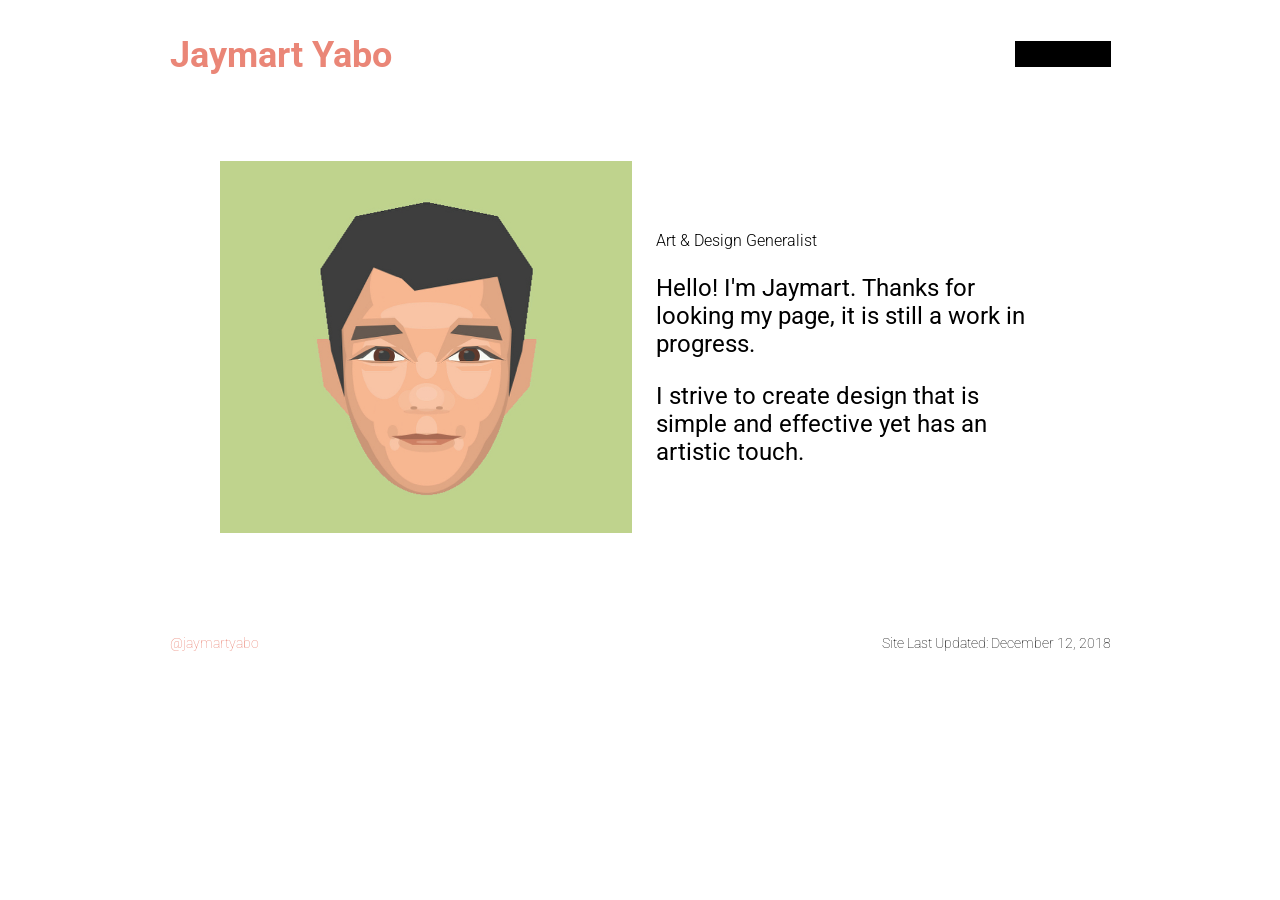
<file: bio/index.html>
<!DOCTYPE html>
<html lang="en">

<head>
    <meta charset="UTF-8">
    <meta name="viewport" content="width=device-width, initial-scale=1.0">
    <title>Jaymart Yabo - Bio</title>
    <link href="https://fonts.googleapis.com/css?family=Roboto:100,300,400,500" rel="stylesheet">

    <!--  Roboto Font from GoogleFonts  -->
    <link rel="stylesheet" href="/css/bio.css">

        <script src="https://ajax.googleapis.com/ajax/libs/jquery/3.3.1/jquery.min.js"></script>
    <script src="/javascript/main.js"></script>

</head>

<body>
    <div id="wrapper">
        <header>
            <div id="title">
                <a href="https://jsy9739.github.io/">
                    <h1>Jaymart Yabo</h1>
                </a>
            </div>
            <div class="dropdown" style="float:right;">
                <button class="dropbtn"></button>
                <div class="dropdown-content">
                    <a href="https://jsy9739.github.io/bio">Bio</a>
                    <a href="https://jsy9739.github.io/resume/">Résumé</a>
                    <a href="https://paper.dropbox.com/doc/Portfolio-Documentation--ARBLZo7BBMCQgqcRvrMjFcV1AQ-JOrqk1dfm4QiLXSkU9a3K">Document</a>
                </div>
            </div>
        </header>
        <div id="sizing">

            <main>
                <section id="item">

                    <article>
                        <a id="me" href=""> <img src="/assets/misc/avatar.png"></a>

                    </article>


                    <aside>

                        <section id="shortb">
                            <div id="shortbio">
                                <h2>Art & Design Generalist</h2>
                                <p>Hello! I'm Jaymart. Thanks for looking my page, it is still a work in progress.</p>
                                <p>I strive to create design that is simple and effective yet has an artistic touch.</p>
                            </div>
                        </section>

                    </aside>
                </section>
            </main>
        </div>
        <footer>
            <a href="https://www.instagram.com/jaymartyabo/">
                <h4>@jaymartyabo</h4>
            </a>
            <div id="div1">
                <h2>Let jQuery AJAX Change This Text</h2>
            </div>
        </footer>
    </div>
</body>

</html>
</file>
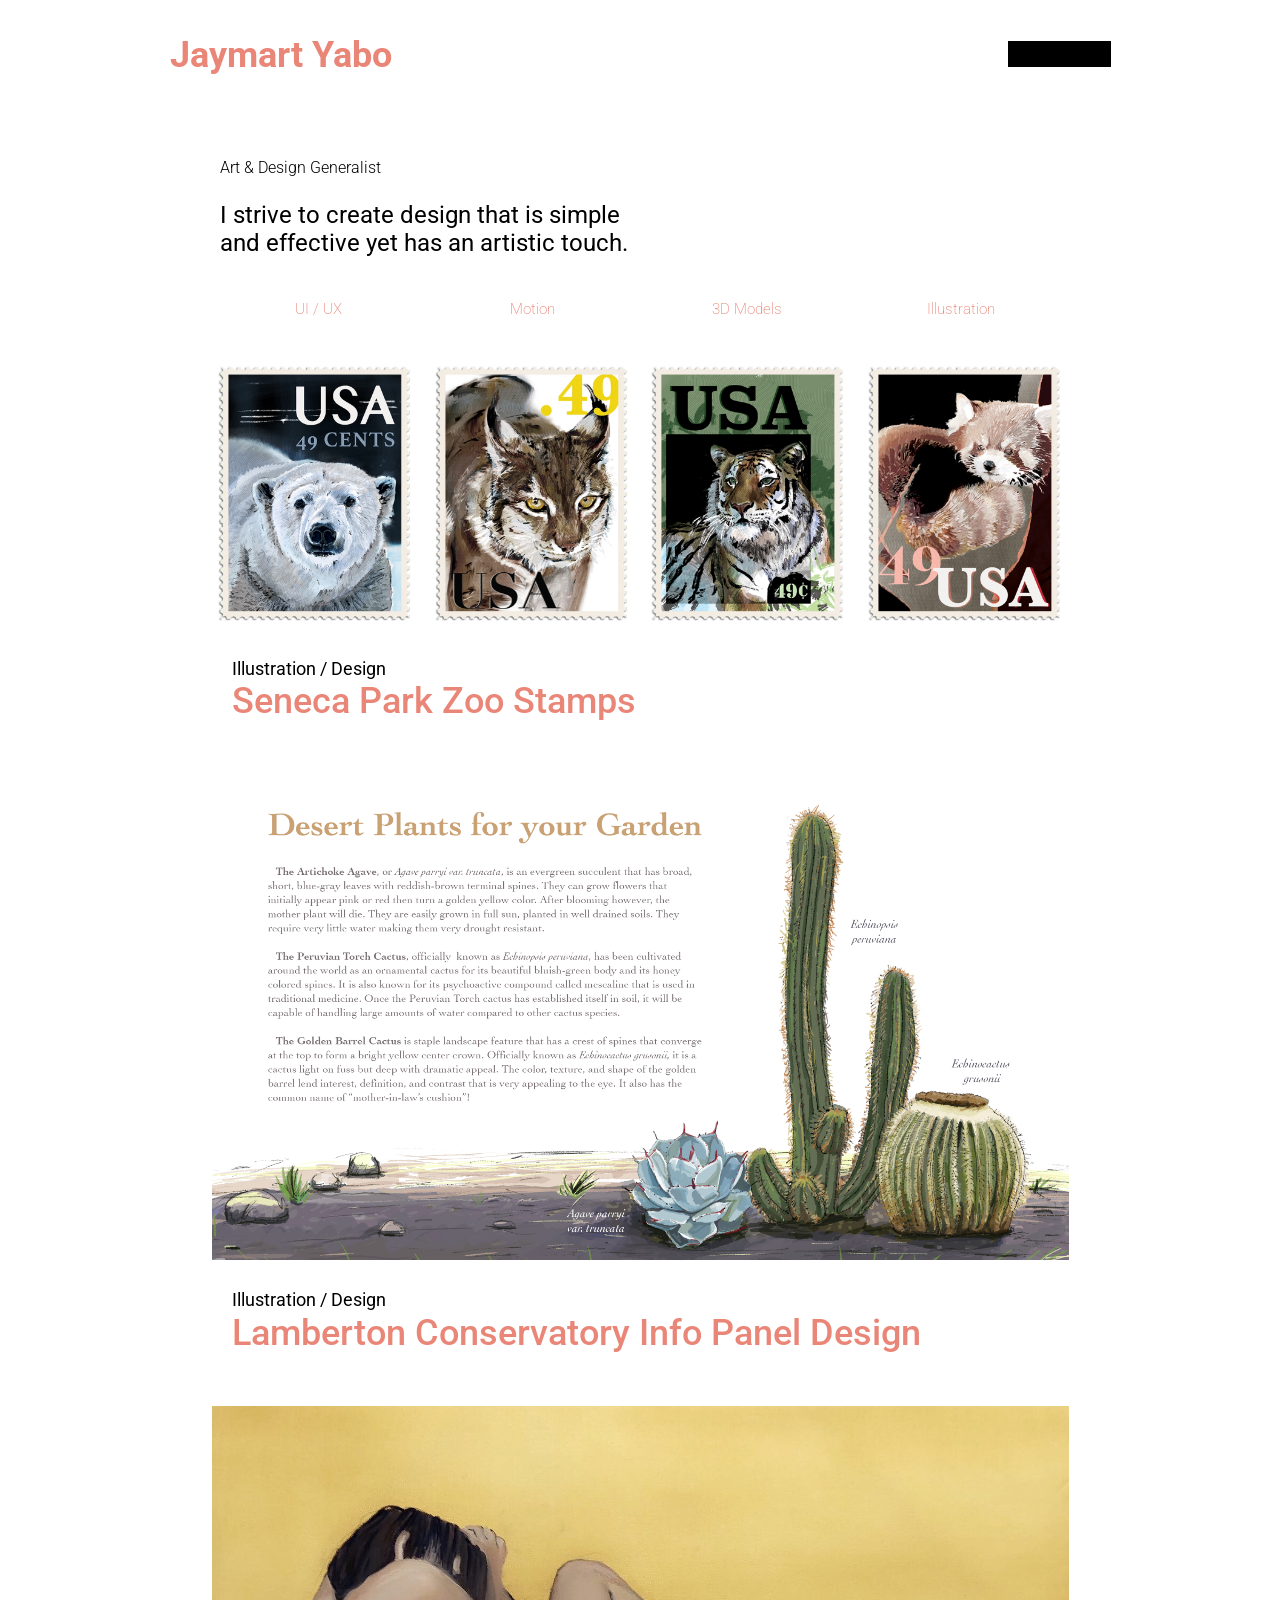
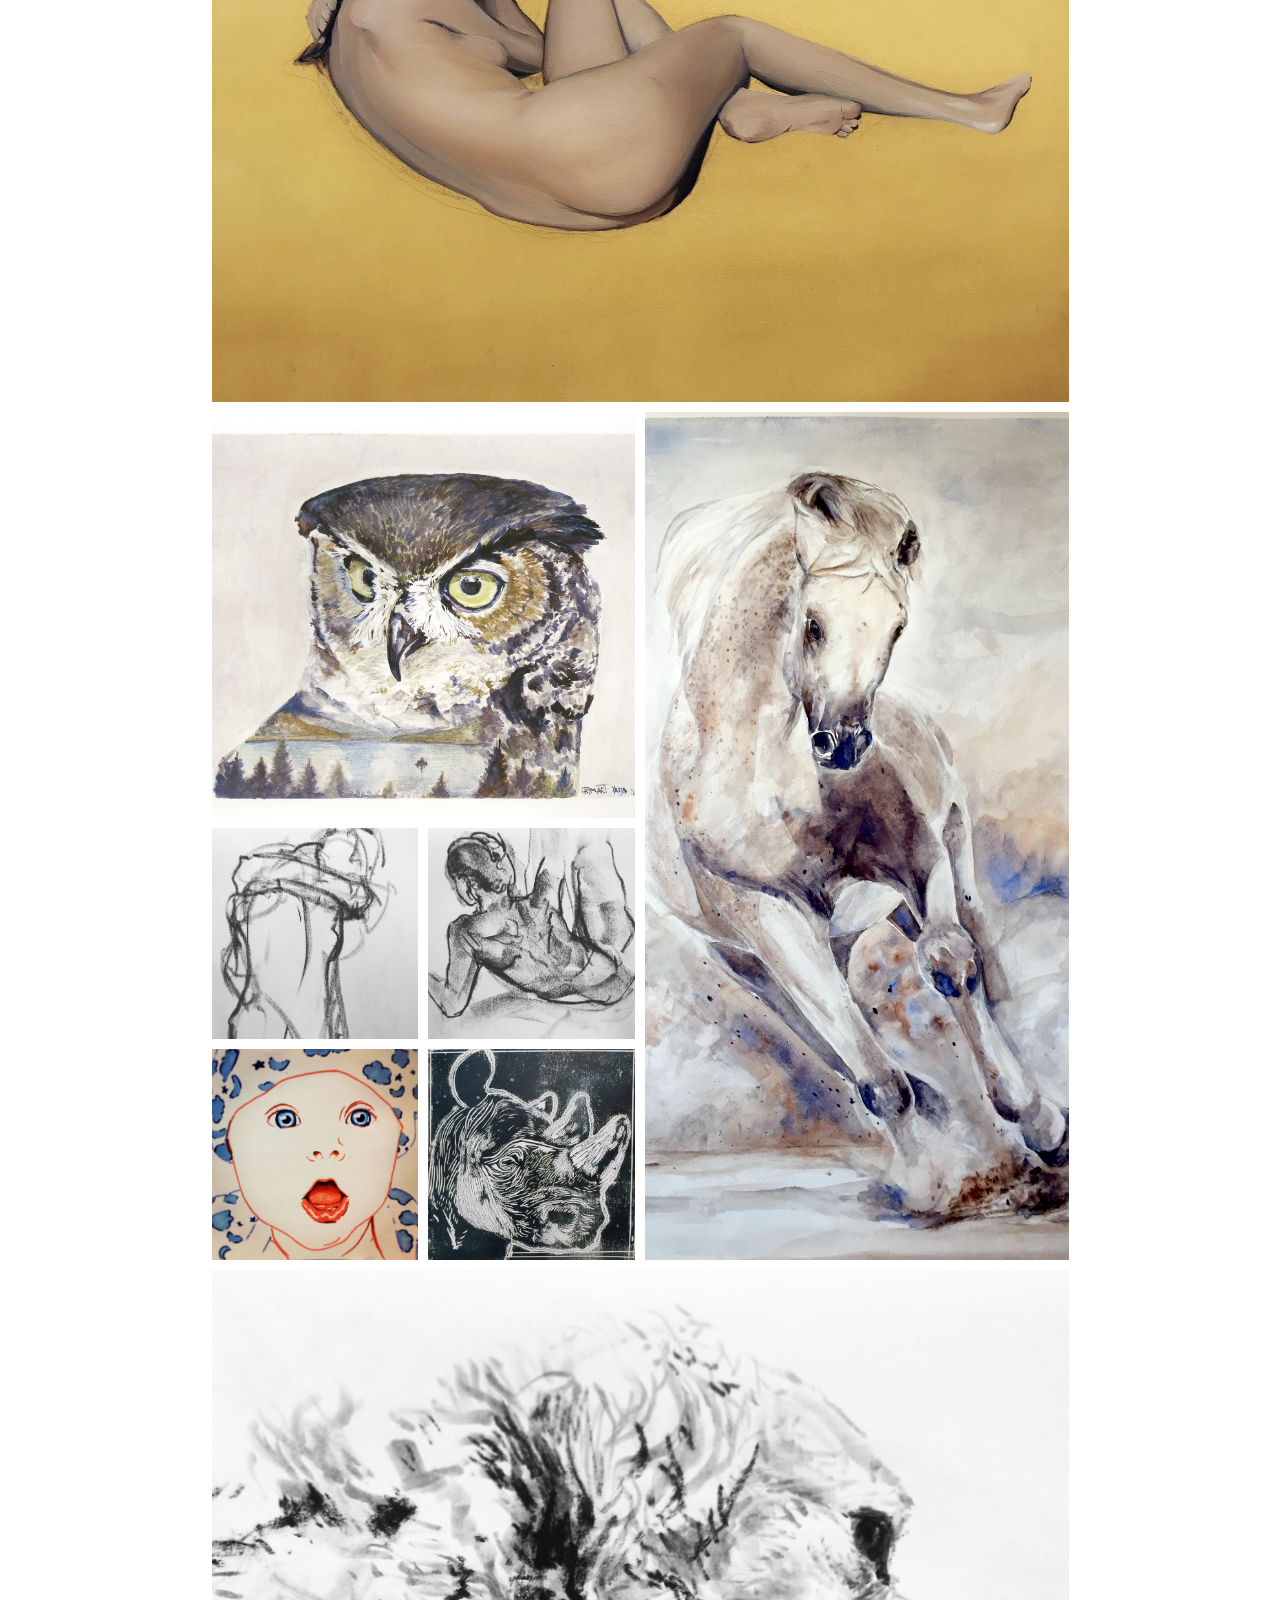
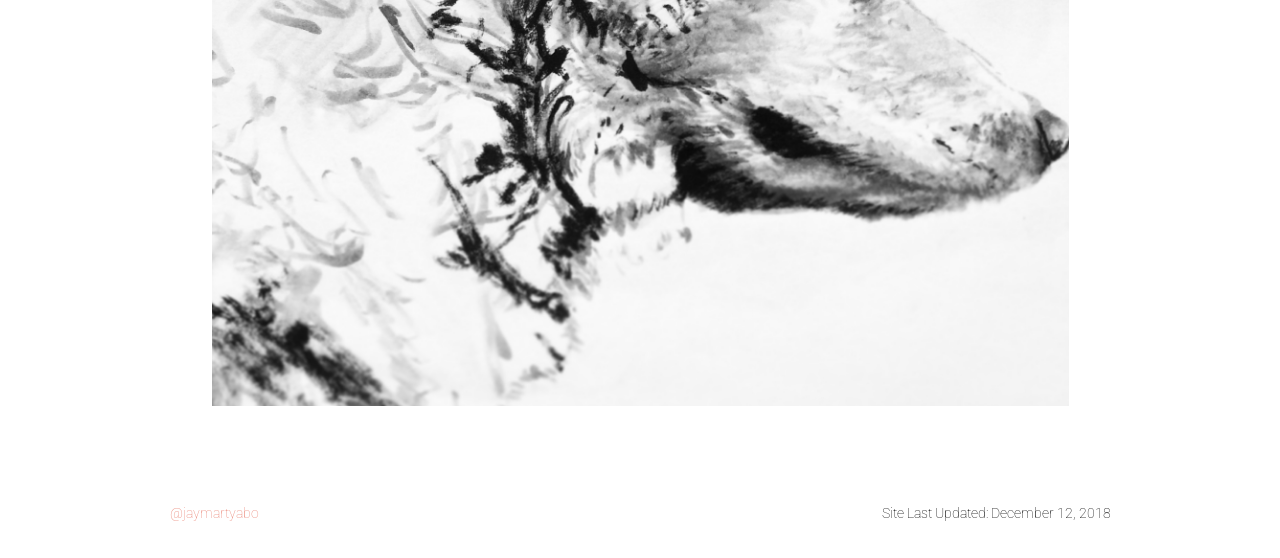
<file: illus/index.html>
<!DOCTYPE html>
<html lang="en">

<head>
    <meta charset="UTF-8">
    <meta name="viewport" content="width=device-width, initial-scale=1.0">
    <title>Jaymart Yabo</title>
    <link href="https://fonts.googleapis.com/css?family=Roboto:100,300,400,500" rel="stylesheet">

    <!--  Roboto Font from GoogleFonts  -->
    <link rel="stylesheet" href="/css/main.css">
    <link rel="stylesheet" href="/css/illusgrid.css">

     <script src="https://ajax.googleapis.com/ajax/libs/jquery/3.3.1/jquery.min.js"></script>
    <script src="/javascript/main.js"></script>
</head>

<body>
    <div id="wrapper">
        <header>
            <div id="title">
                <a href="https://jsy9739.github.io/">
                    <h1>Jaymart Yabo</h1>
                </a>
            </div>
            <div class="dropdown" style="float:right;">
                <button class="dropbtn"></button>
                <div class="dropdown-content">
                    <a href="https://jsy9739.github.io/bio">Bio</a>
                    <a href="https://jsy9739.github.io/resume/">Résumé</a>
                    <a href="https://paper.dropbox.com/doc/Portfolio-Documentation--ARBLZo7BBMCQgqcRvrMjFcV1AQ-JOrqk1dfm4QiLXSkU9a3K">Document</a>
                </div>
            </div>
        </header>
        <div id="sizing">
            <section id="shortb">
                <div id="shortbio">
                    <h2>Art & Design Generalist</h2>
                    <p>I strive to create design that is simple and effective yet has an artistic touch.</p>
                </div>
            </section>

            <main>
                <section id="sitem">
                    <aside>
                        <div id="specialty"><a href="https://jsy9739.github.io/uiux/">UI / UX</a></div>
                    </aside>
                    <aside>
                        <div id="specialty"><a href="https://jsy9739.github.io/motion/">Motion</a></div>
                    </aside>
                    <aside>
                        <div id="specialty"><a href="https://jsy9739.github.io/3d/">3D Models</a></div>
                    </aside>
                    <aside>
                        <div id="specialty"><a href="https://jsy9739.github.io/illus/">Illustration</a></div>
                    </aside>

                </section>
                <section id="item">
                    <div class="container">
                        <div class="stamps"><a href=""><img src="stamps/Optimized-Polar-StampComp.png" alt="Polar Bear Stamp"></a></div>
                        <div class="stamps"><a href=""><img src="stamps/Optimized-Lynx-StampComp.png" alt="Lynx Stamp"></a></div>
                        <div class="stamps"><a href=""><img src="stamps/Optimized-Tiger-StampComp.png" alt="Tiger Stamp"></a></div>
                        <div class="stamps"><a href=""><img src="stamps/Optimized-RedPanda-StampComp.png" alt="Red Panda Stamp"></a></div>
                        <div class="xx"></div>
                        <div class="titl">
                            <h6>
                                Illustration / Design
                            </h6>
                            <div id="projecttitle"><a href="">Seneca Park Zoo Stamps</a>
                                <br>
                                <br>

                            </div>
                        </div>

                        <div class="xxxx" id="xtra"><a href=""><img src="/illus/assets/desertGuys.png" alt=""></a></div>
                        <div class="xx"></div>
                        <div class="titl">
                            <h6>
                                Illustration / Design
                            </h6>
                            <div id="projecttitle"><a href="">Lamberton Conservatory Info Panel Design</a>
                                <br>
                                <br>

                            </div>
                        </div>
                        <div class="xxxx" id="xtra"><a href=""><img src="/illus/assets/anx.jpg" alt="Anxiety Painting"></a></div>
                        <div class="xx" id="xtra"><a href=""><img src="assets/3.jpg" alt="Owl Painting"></a></div>
                        <div class="xxccc" id="xtra"><a href=""><img src="assets/4.jpg" alt="Horse Painting"></a></div>
                        <div id="xtra"><a href=""><img src="assets/7.jpg" alt="Figure Drawing male"></a></div>
                        <div id="xtra"><a href=""><img src="assets/8.jpg" alt="Figure drawing female"></a></div>

                        <div id="xtra"><a href=""><img src="assets/5.jpg" alt="Baby Illustration"></a></div>
                        <div id="xtra"><a href=""><img src="assets/2.jpg" alt="Rhino Print"></a></div>
                        <div id="xtra" class="xxxx"><a href=""><img src="assets/harpo.png" alt="Dog Drawing"></a></div>


                    </div>
                </section>

            </main>
        </div>
        <footer>
            <a href="https://www.instagram.com/jaymartyabo/">
                <h4>@jaymartyabo</h4>
            </a>
                <div id="div1">
                <h2>Let jQuery AJAX Change This Text</h2>
            </div>
        </footer>
        <br>
    </div>
</body>

</html>
</file>
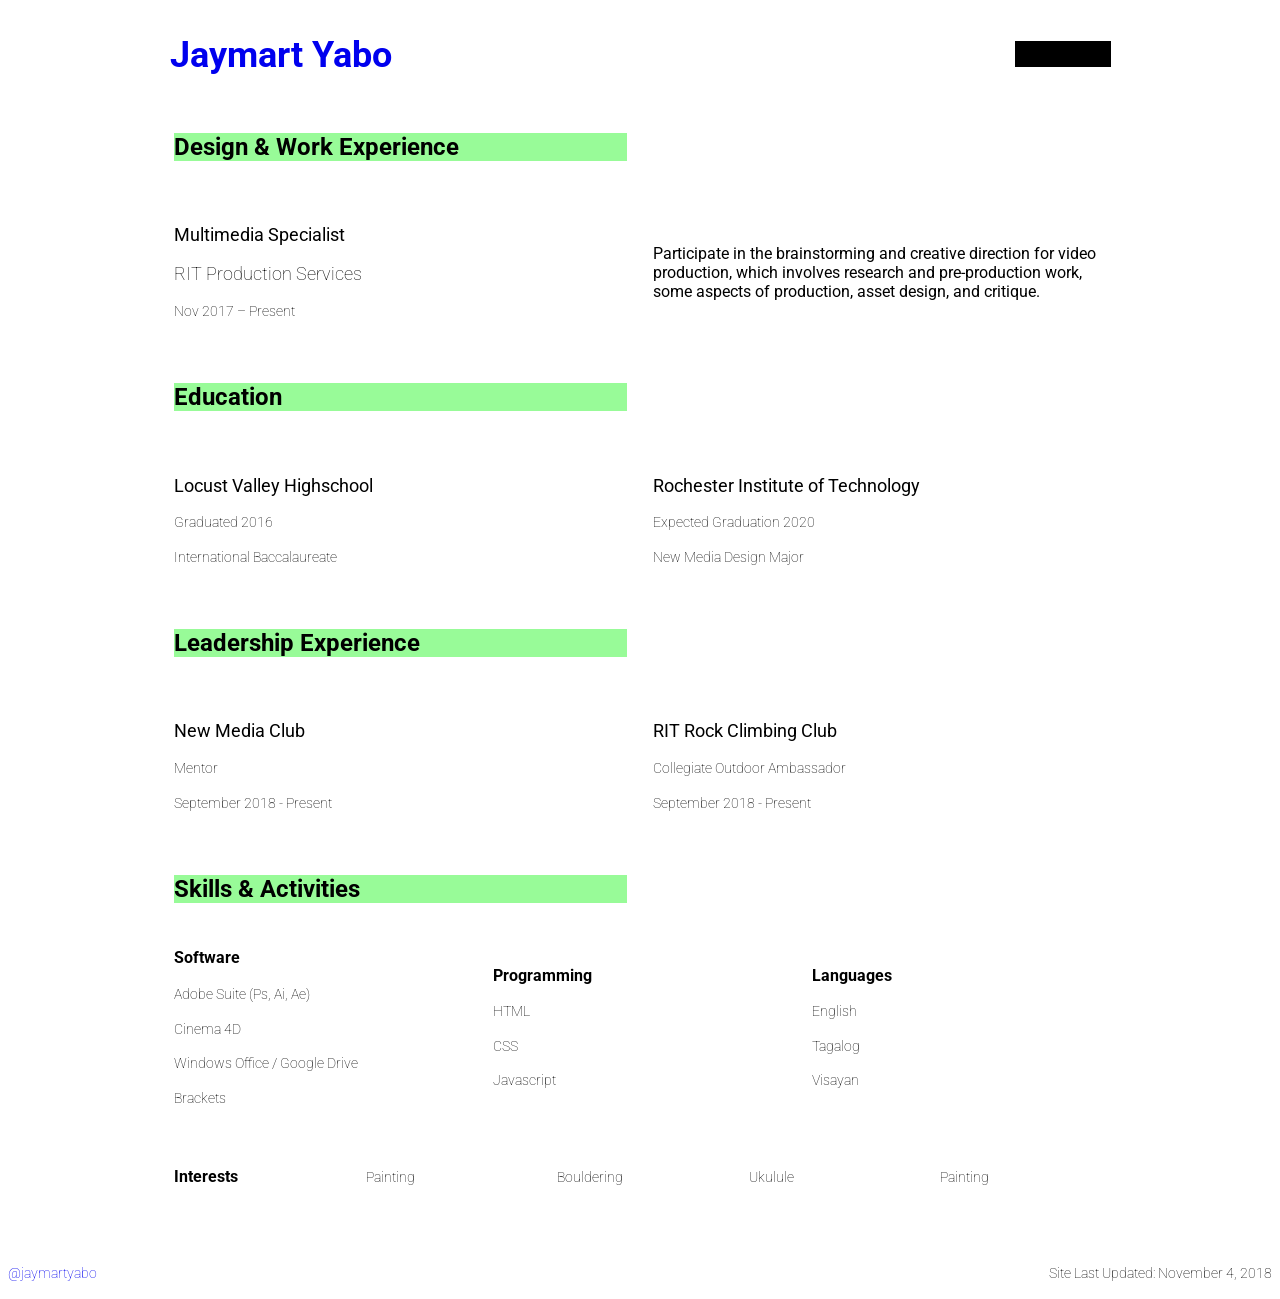
<file: resume copy/index.html>
<!DOCTYPE html>
<html lang="en">

<head>
    <meta charset="UTF-8">
    <meta name="viewport" content="width=device-width, initial-scale=1.0">
    <title>Jaymart Yabo - Bio</title>
    <link href="https://fonts.googleapis.com/css?family=Roboto:100,300,400,500" rel="stylesheet">

    <!--  Roboto Font from GoogleFonts  -->
    <link rel="stylesheet" href="resume.css">
</head>


<body>
    <div id="wrapper">
        <header>
            <div id="title">
                <a href="https://jsy9739.github.io/">
                    <h1>Jaymart Yabo</h1>
                </a>
            </div>
            <div class="dropdown" style="float:right;">
                <button class="dropbtn"></button>
                <div class="dropdown-content">
                    <a href="https://jsy9739.github.io/bio">Bio</a>
                    <a href="https://jsy9739.github.io/resume/">Résumé</a>
                    <a href="https://paper.dropbox.com/doc/Portfolio-Documentation--ARBLZo7BBMCQgqcRvrMjFcV1AQ-JOrqk1dfm4QiLXSkU9a3K">Document</a>
                </div>
            </div>
        </header>


        <div class="wrapper">
            <div>
                <h2>Design & Work Experience</h2>
            </div>
            <div></div>
        </div>
        <div class="wrapper">
            <div>
                <h3>Multimedia Specialist</h3>
                <h5>RIT Production Services</h5>
                <h4>Nov 2017 – Present</h4>
            </div>
            <div>
                <p>Participate in the brainstorming and creative direction for video production, which involves research and pre-production work, some aspects of production, asset design, and critique.</p>
            </div>
        </div>
        <div class="wrapper">
            <div>
                <h2>Education</h2>
            </div>
            <div></div>
        </div>
        <div class="wrapper">
            <div>
                <h3>Locust Valley Highschool</h3>
                <h4>Graduated 2016</h4>
                <h4>International Baccalaureate</h4>
            </div>
            <div>
                <h3>Rochester Institute of Technology</h3>
                <h4>Expected Graduation 2020</h4>
                <h4>New Media Design Major</h4>
            </div>
        </div>
        <div class="wrapper">
            <div>
                <h2>
                    Leadership Experience</h2>
            </div>
            <div></div>
        </div>
        <div class="wrapper">
            <div>
                <h3>New Media Club</h3>
                <h4>Mentor</h4>
                <h4>September 2018 - Present</h4>
            </div>
            <div>
                <h3>RIT Rock Climbing Club</h3>
                <h4>Collegiate Outdoor Ambassador</h4>
                <h4>September 2018 - Present</h4>
            </div>
        </div>

        <div class="wrapper">
            <div>
                <h2>
                    Skills & Activities</h2>
            </div>
            <div></div>
        </div>
        <div class="wrapper">
            <div>
                <strong>Software</strong>
                <h4>Adobe Suite (Ps, Ai, Ae)</h4>
                <h4>Cinema 4D</h4>
                <h4>Windows Office / Google Drive</h4>
                <h4>Brackets</h4>

            </div>
            <div> <strong>Programming</strong>
                <h4>HTML</h4>
                <h4>CSS</h4>
                <h4>Javascript</h4>
            </div>
            <div> <strong>Languages</strong>
                <h4>English</h4>
                <h4>Tagalog</h4>
                <h4>Visayan</h4>
            </div>
        </div>
        <div class="wrapper">
            <div>
                <strong>Interests</strong>


            </div>
            <div>
                <h4>Painting</h4>
            </div>
            <div>
                <h4>Bouldering</h4>
            </div>
            <div>
                <h4>Ukulule</h4>
            </div>
            <div>
                <h4>Painting</h4>
            </div>

        </div>
    </div>


    <footer>
        <a href="https://www.instagram.com/jaymartyabo/">
            <h4>@jaymartyabo</h4>
        </a>
        <h4>Site Last Updated: November 4, 2018</h4>
    </footer>
</body>

</html>
</file>
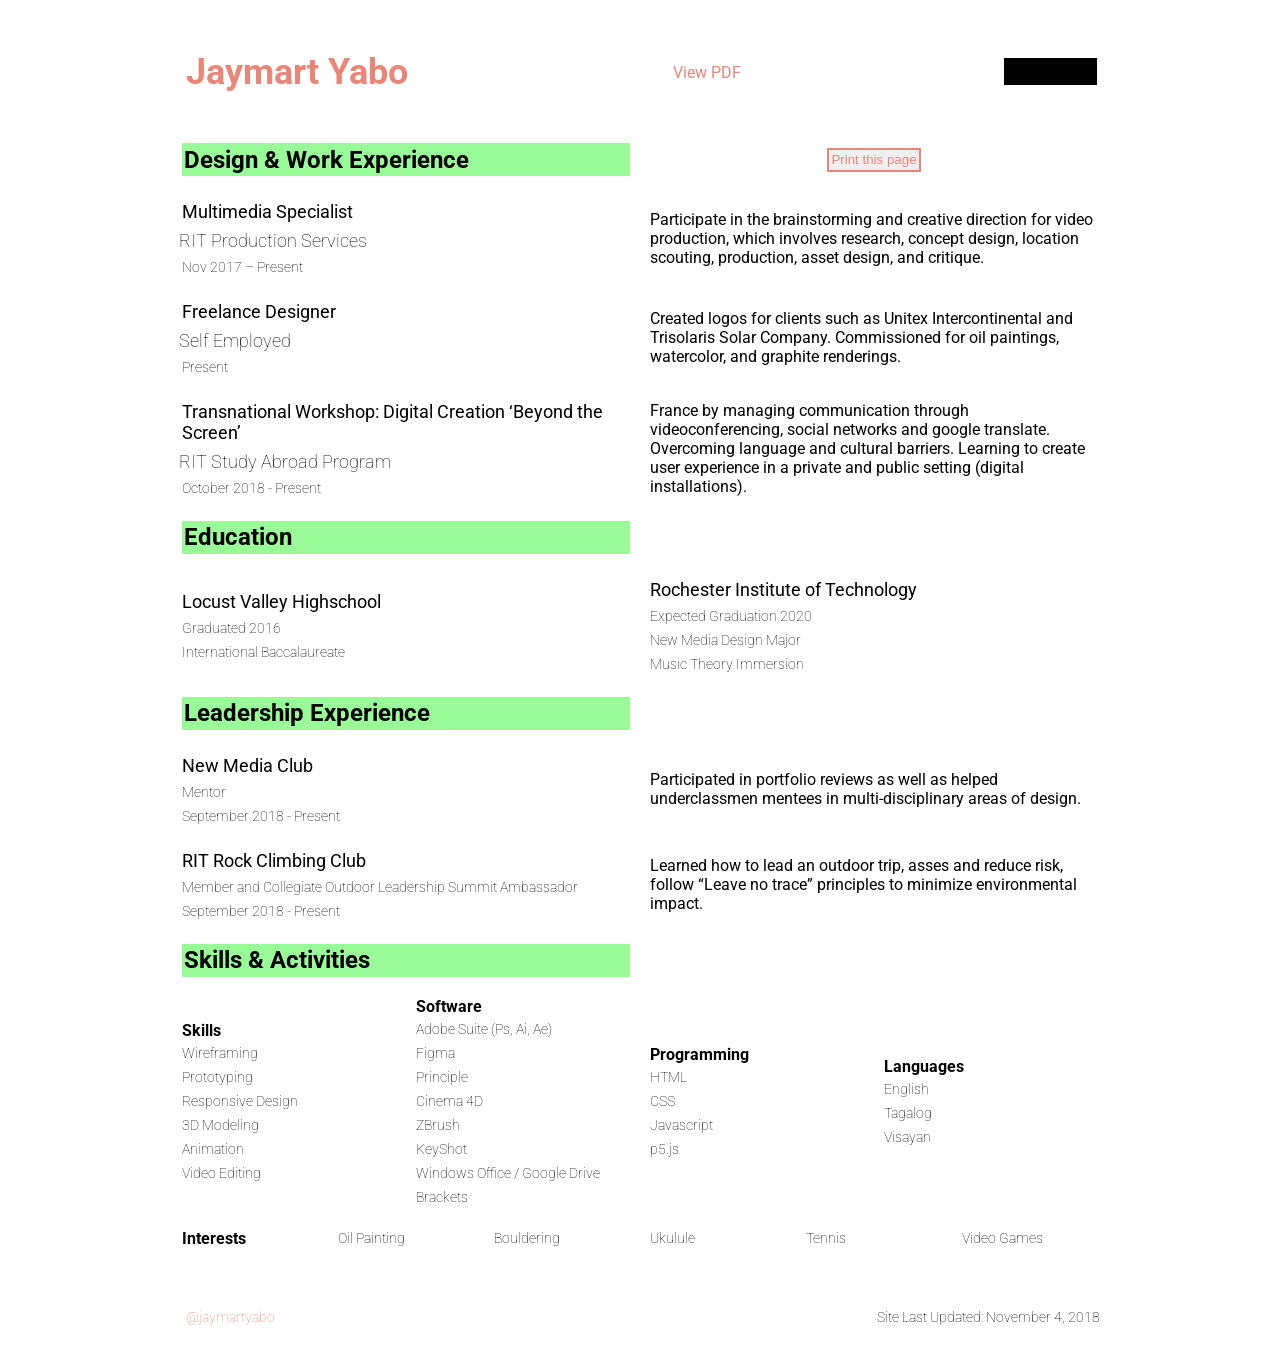
<file: resume/index.html>
<!DOCTYPE html>
<html lang="en">

<head>
    <meta charset="UTF-8">
    <meta name="viewport" content="width=device-width, initial-scale=1.0">
    <title>Jaymart Yabo - Bio</title>
    <link href="https://fonts.googleapis.com/css?family=Roboto:100,300,400,500" rel="stylesheet">

    <!--  Roboto Font from GoogleFonts  -->
    <link rel="stylesheet" href="resume.css">
</head>


<body>
    <div id="wrapper">
        <header>
            <div id="title">
                <a href="https://jsy9739.github.io/">
                    <h1>Jaymart Yabo</h1>
                </a>
            </div>
            <div><a href="Jaymart%20Yabo%20-%20Resume.pdf">View PDF</a></div>
            <div class="dropdown" style="float:right;">
                <button class="dropbtn"></button>
                <div class="dropdown-content">
                    <a href="https://jsy9739.github.io/bio">Bio</a>
                    <a href="https://jsy9739.github.io/resume/">Résumé</a>
                    <a href="https://paper.dropbox.com/doc/Portfolio-Documentation--ARBLZo7BBMCQgqcRvrMjFcV1AQ-JOrqk1dfm4QiLXSkU9a3K">Document</a>
                </div>
            </div>
        </header>


        <div class="container">

            <div class="wrapper">
                <div>
                    <h2>Design & Work Experience</h2>
                </div>
                <div class="print"><button onclick="myFunction()">Print this page</button>
                </div>

            </div>
            <div class="wrapper">
                <div>
                    <h3>Multimedia Specialist</h3>
                    <h5>RIT Production Services</h5>
                    <h4>Nov 2017 – Present</h4>
                </div>
                <div>
                    <p>Participate in the brainstorming and creative direction for video production, which involves research, concept design, location scouting, production, asset design, and critique.</p>
                </div>
            </div>
            <div class="wrapper">
                <div>
                    <h3>Freelance Designer</h3>
                    <h5>Self Employed</h5>
                    <h4>Present</h4>
                </div>
                <div>
                    <p>Created logos for clients such as Unitex Intercontinental and Trisolaris Solar Company. Commissioned for oil paintings, watercolor, and graphite renderings.</p>
                </div>
            </div>
            <div class="wrapper">
                <div>
                    <h3>Transnational Workshop: Digital Creation ‘Beyond the Screen’</h3>
                    <h5>RIT Study Abroad Program</h5>
                    <h4>October 2018 - Present</h4>
                </div>
                <div>
                    <p>France by managing communication through videoconferencing, social networks and google translate. Overcoming language and cultural barriers. Learning to create user experience in a private and public setting (digital installations).</p>
                </div>
            </div>
            <div class="wrapper">
                <div>
                    <h2>Education</h2>
                </div>
                <div></div>
            </div>
            <div class="wrapper">
                <div>
                    <h3>Locust Valley Highschool</h3>
                    <h4>Graduated 2016</h4>
                    <h4>International Baccalaureate</h4>
                </div>
                <div>
                    <h3>Rochester Institute of Technology</h3>
                    <h4>Expected Graduation 2020</h4>
                    <h4>New Media Design Major</h4>
                    <h4>Music Theory Immersion</h4>
                </div>
            </div>
            <div class="wrapper">
                <div>
                    <h2>
                        Leadership Experience</h2>
                </div>
                <div></div>
            </div>
            <div class="wrapper">
                <div>
                    <h3>New Media Club</h3>
                    <h4>Mentor</h4>
                    <h4>September 2018 - Present</h4>
                </div>
                <div>
                    <p>Participated in portfolio reviews as well as helped underclassmen mentees in multi-disciplinary areas of design.</p>
                </div>
            </div>
            <div class="wrapper">
                <div>
                    <h3>RIT Rock Climbing Club</h3>
                    <h4>Member and Collegiate Outdoor Leadership Summit Ambassador
                    </h4>
                    <h4>September 2018 - Present</h4>
                </div>
                <div>
                    <p>Learned how to lead an outdoor trip, asses and reduce risk, follow “Leave no trace” principles to minimize environmental impact.</p>
                </div>
            </div>

            <div class="wrapper">
                <div>
                    <h2>
                        Skills & Activities</h2>
                </div>
                <div></div>
            </div>
            <div class="wrapper">
                <div>
                    <strong>Skills</strong>
                    <h4>Wireframing</h4>
                    <h4>Prototyping</h4>
                    <h4>Responsive Design</h4>
                    <h4>3D Modeling</h4>
                    <h4>Animation</h4>
                    <h4>Video Editing</h4>

                </div>
                <div>
                    <strong>Software</strong>
                    <h4>Adobe Suite (Ps, Ai, Ae)</h4>
                    <h4>Figma</h4>
                    <h4>Principle</h4>
                    <h4>Cinema 4D</h4>
                    <h4>ZBrush</h4>
                    <h4>KeyShot</h4>
                    <h4>Windows Office / Google Drive</h4>
                    <h4>Brackets</h4>

                </div>
                <div> <strong>Programming</strong>
                    <h4>HTML</h4>
                    <h4>CSS</h4>
                    <h4>Javascript</h4>
                    <h4>p5.js</h4>
                </div>
                <div> <strong>Languages</strong>
                    <h4>English</h4>
                    <h4>Tagalog</h4>
                    <h4>Visayan</h4>
                </div>
            </div>
            <div class="wrapper">
                <div>
                    <strong>Interests</strong>


                </div>
                <div>
                    <h4>Oil Painting</h4>
                </div>
                <div>
                    <h4>Bouldering</h4>
                </div>
                <div>
                    <h4>Ukulule</h4>
                </div>
                <div>
                    <h4>Tennis</h4>
                </div>
                <div>
                    <h4>Video Games</h4>
                </div>

            </div>






            <!--
            <div>
                   <a id="me" href="/resume/Jaymart%20Yabo%20-%20Resume.pdf"> <img src="/resume/Jaymart%20Yabo%20-%20Resume-01.png"></a>
            </div>
-->

        </div>
        <footer>
            <a href="https://www.instagram.com/jaymartyabo/">
                <h4>@jaymartyabo</h4>
            </a>
            <h4>Site Last Updated: November 4, 2018</h4>
        </footer>
    </div>




    <script>
        function myFunction() {
            window.print();
        }
    </script>
</body>

</html>
</file>
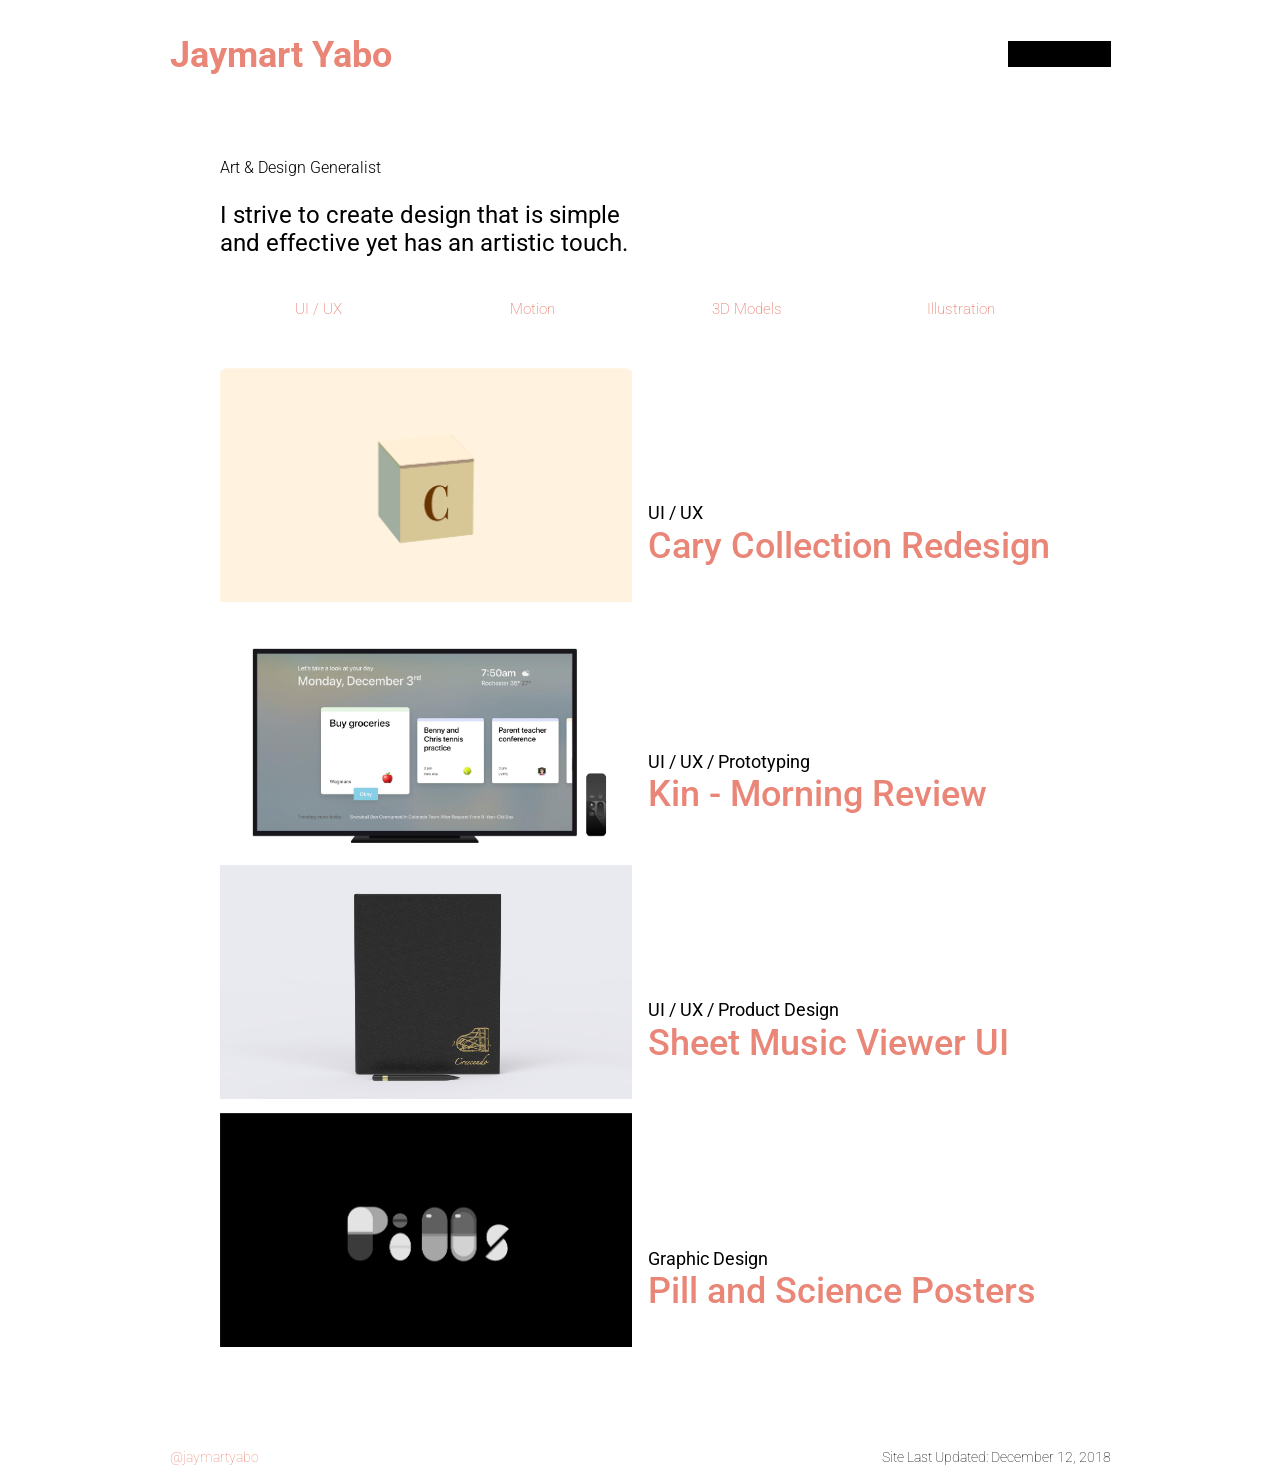
<file: uiux/index.html>
<!DOCTYPE html>
<html lang="en">

<head>
    <meta charset="UTF-8">
    <meta name="viewport" content="width=device-width, initial-scale=1.0">
    <title>Jaymart Yabo</title>
    <link href="https://fonts.googleapis.com/css?family=Roboto:100,300,400,500" rel="stylesheet">

    <!--  Roboto Font from GoogleFonts  -->
    <link rel="stylesheet" href="/css/main.css">

    <script src="https://ajax.googleapis.com/ajax/libs/jquery/3.3.1/jquery.min.js"></script>
    <script src="/javascript/main.js"></script>
</head>

<body>
    <div id="wrapper">
        <header>
            <div id="title">
                <a href="https://jsy9739.github.io/">
                    <h1>Jaymart Yabo</h1>
                </a>
            </div>
            <div class="dropdown" style="float:right;">
                <button class="dropbtn"></button>
                <div class="dropdown-content">
                    <a href="https://jsy9739.github.io/bio">Bio</a>
                    <a href="https://jsy9739.github.io/resume/">Résumé</a>
                    <a href="https://paper.dropbox.com/doc/Portfolio-Documentation--ARBLZo7BBMCQgqcRvrMjFcV1AQ-JOrqk1dfm4QiLXSkU9a3K">Document</a>
                </div>
            </div>
        </header>
        <div id="sizing">
            <section id="shortb">
                <div id="shortbio">
                    <h2>Art & Design Generalist</h2>
                    <p>I strive to create design that is simple and effective yet has an artistic touch.</p>
                </div>
            </section>

            <main>
                <section id="sitem">
                    <aside>
                        <div id="specialty"><a href="https://jsy9739.github.io/uiux/">UI / UX</a></div>
                    </aside>
                    <aside>
                        <div id="specialty"><a href="https://jsy9739.github.io/motion/">Motion</a></div>
                    </aside>
                    <aside>
                        <div id="specialty"><a href="https://jsy9739.github.io/3d/">3D Models</a></div>
                    </aside>
                    <aside>
                        <div id="specialty"><a href="https://jsy9739.github.io/illus/">Illustration</a></div>
                    </aside>

                </section>
                <section id="item">

                    <article><a href="cary/index.html"> <img src="/uiux/assets/cary-thumb.png" alt="Cary Collection"></a>

                    </article>


                    <aside>

                        <div>
                            <h6>
                                UI / UX
                            </h6>
                        </div>
                        <div id="projecttitle"><a href="cary/index.html">Cary Collection Redesign</a></div>



                    </aside>
                </section>
                <section id="item">

                    <article>
                        <a href="kin/index.html"> <img src="kin/img30.jpg" alt="Sheet Music Viewer"></a>

                    </article>


                    <aside>

                        <div>
                            <h6>
                                UI / UX / Prototyping
                            </h6>
                        </div>
                        <div id="projecttitle"><a href="kin/index.html">Kin - Morning Review</a></div>



                    </aside>
                </section>
                <section id="item">

                    <article>
                        <a href="https://drive.google.com/file/d/12x1CUP0MLp6lkm-8zrGwk2fknuwCZRd2/view?usp=sharing"> <img src="/uiux/assets/closed.png" alt="Sheet Music Viewer"></a>

                    </article>


                    <aside>

                        <div>
                            <h6>
                                UI / UX / Product Design
                            </h6>
                        </div>
                        <div id="projecttitle"><a href="https://drive.google.com/file/d/12x1CUP0MLp6lkm-8zrGwk2fknuwCZRd2/view?usp=sharing">Sheet Music Viewer UI</a></div>



                    </aside>
                </section>
                <section id="item">

                    <article><a href="/uiux/posters/index.html"><img src="/uiux/assets/pill-thumb.png"></a>

                    </article>


                    <aside>

                        <div>
                            <h6>
                                Graphic Design
                            </h6>
                        </div>
                        <div id="projecttitle"><a href="/uiux/posters/index.html">Pill and Science Posters</a></div>



                    </aside>
                </section>

            </main>
        </div>
        <footer>
            <a href="https://www.instagram.com/jaymartyabo/">
                <h4>@jaymartyabo</h4>
            </a>
            <div id="div1">
                <h2>Let jQuery AJAX Change This Text</h2>
            </div>
        </footer>
    </div>
</body>

</html>
</file>
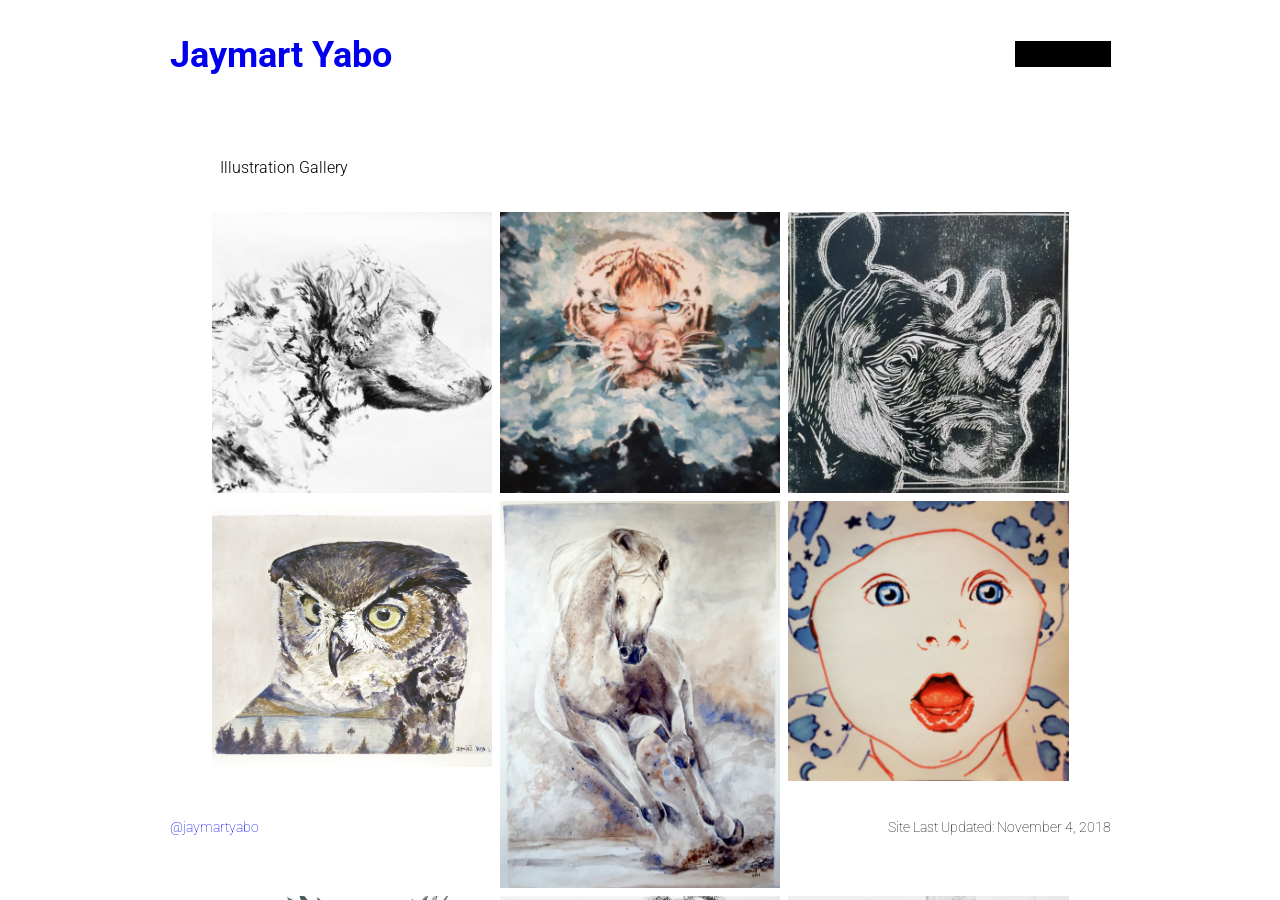
<file: illustration/gallery/index.html>
<!DOCTYPE html>
<html lang="en">

<head>
    <meta charset="UTF-8">
    <meta name="viewport" content="width=device-width, initial-scale=1.0">
    <meta http-equiv="x-ua-compatible" content="ie=edge">
    <title>Jaymart Yabo</title>
    <link href="https://fonts.googleapis.com/css?family=Roboto:100,300,400,500" rel="stylesheet">

    <!--  Roboto Font from GoogleFonts  -->
    <link rel="stylesheet" href="/illustration/gallery/responsive-grid.css">
</head>

<body>
    <div id="wrapper">
        <header>
            <div id="title">
                <a href="https://jsy9739.github.io/">
                    <h1>Jaymart Yabo</h1>
                </a>
            </div>
            <div class="dropdown" style="float:right;">
                <button class="dropbtn"></button>
                <div class="dropdown-content">
                    <a href="https://jsy9739.github.io/bio">Bio</a>
                    <a href="https://jsy9739.github.io/resume/">Résumé</a>
                    <a href="https://paper.dropbox.com/doc/Portfolio-Documentation--ARBLZo7BBMCQgqcRvrMjFcV1AQ-JOrqk1dfm4QiLXSkU9a3K">Document</a>
                </div>
            </div>
        </header>
        <div id="sizing">
            <section id="shortb">
                <div id="shortbio">
                    <h2>Illustration Gallery</h2><br>
                </div>
            </section>

            <main>
                <img src="/assets/illustrations/harpo.png">
                <img src="/assets/illustrations/1.jpg">
                <img src="/assets/illustrations/2.jpg">
                <img src="/assets/illustrations/3.jpg">
                <img src="/assets/illustrations/4.jpg">
                <img src="/assets/illustrations/5.jpg">
                <img src="/assets/illustrations/6.jpg">
                <img src="/assets/illustrations/7.jpg">
                <img src="/assets/illustrations/8.jpg">



            </main>

        </div>
        <footer>
            <a href="https://www.instagram.com/jaymartyabo/">
                <h4>@jaymartyabo</h4>
            </a>
            <h4>Site Last Updated: November 4, 2018</h4>
        </footer>
    </div>
</body>

</html>
</file>
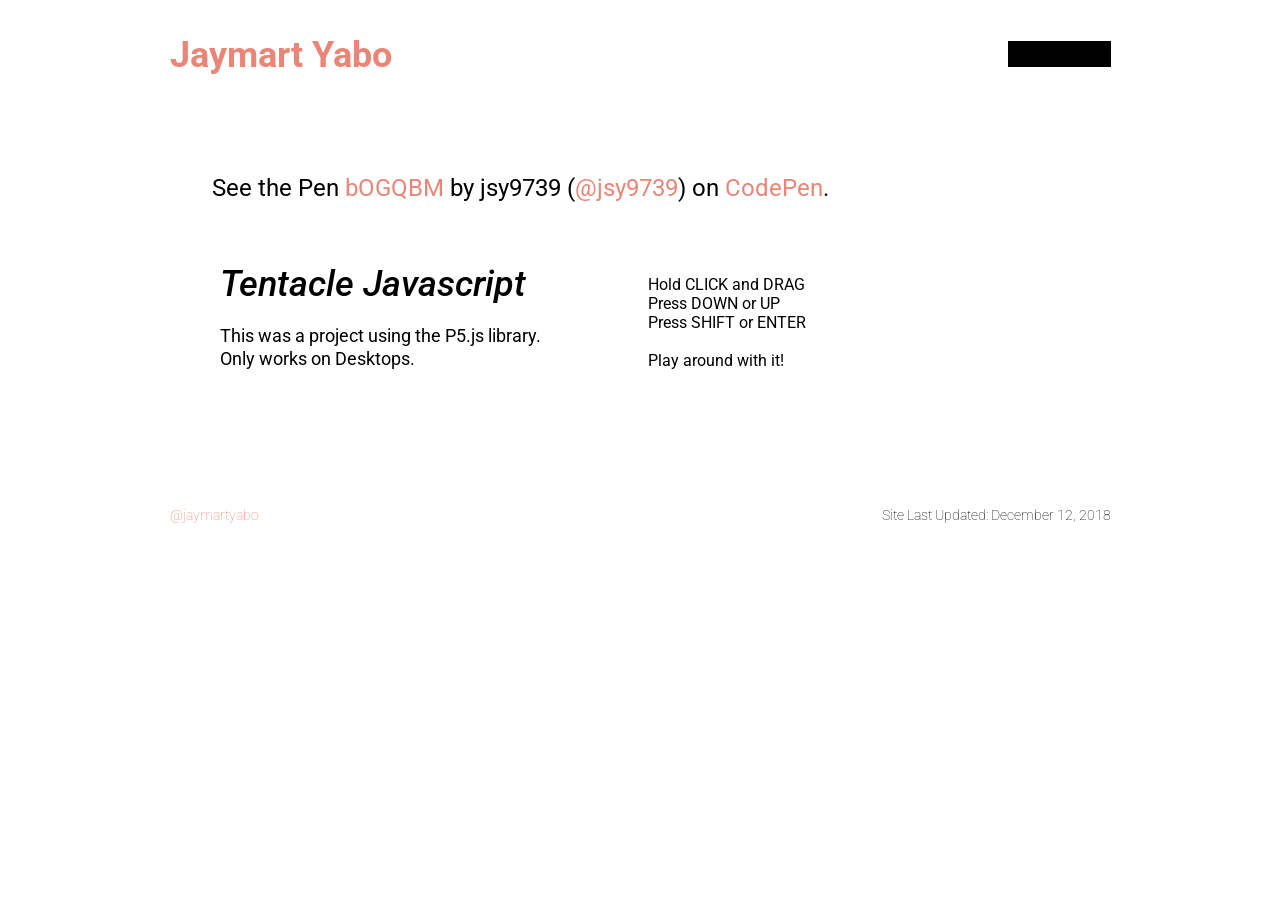
<file: motion/tentacle/index.html>
<!DOCTYPE html>
<html lang="en">

<head>
    <meta charset="UTF-8">
    <meta name="viewport" content="width=device-width, initial-scale=1.0">
    <title>Jaymart Yabo</title>
    <link href="https://fonts.googleapis.com/css?family=Roboto:100,300,400,500" rel="stylesheet">

    <!--  Roboto Font from GoogleFonts  -->
    <link rel="stylesheet" href="/css/main.css">

        <script src="https://ajax.googleapis.com/ajax/libs/jquery/3.3.1/jquery.min.js"></script>
    <script src="/javascript/main.js"></script>
</head>

<body>
    <div id="wrapper">
        <header>
            <div id="title">
                <a href="https://jsy9739.github.io/">
                    <h1>Jaymart Yabo</h1>
                </a>
            </div>
            <div class="dropdown" style="float:right;">
                <button class="dropbtn"></button>
                <div class="dropdown-content">
                    <a href="https://jsy9739.github.io/bio">Bio</a>
                    <a href="https://jsy9739.github.io/resume/">Résumé</a>
                    <a href="https://paper.dropbox.com/doc/Portfolio-Documentation--ARBLZo7BBMCQgqcRvrMjFcV1AQ-JOrqk1dfm4QiLXSkU9a3K">Document</a>
                </div>
            </div>
        </header>


        <div id="sizing">
            <section>
                <p data-height="800" data-theme-id="0" data-slug-hash="bOGQBM" data-default-tab="result" data-user="jsy9739" data-pen-title="bOGQBM" class="codepen">See the Pen <a href="https://codepen.io/jsy9739/pen/bOGQBM/">bOGQBM</a> by jsy9739 (<a href="https://codepen.io/jsy9739">@jsy9739</a>) on <a href="https://codepen.io">CodePen</a>.</p>
                <script async src="https://static.codepen.io/assets/embed/ei.js"></script>
            </section>


            <section id="item">
                <aside>
                    <div>
                        <div id="projecttitle"><i>Tentacle Javascript</i>

                        </div>
                        <br>
                        <h6>
                            This was a project using the P5.js library. <br>
                            Only works on Desktops.
                        </h6>
                    </div>

                </aside>
                <aside>
                    <div>

                        <br> <br>
                        <p1>
                            Hold CLICK and DRAG <br>Press DOWN or UP <br> Press SHIFT or ENTER<br>

                        </p1>
                        <br>
                        <p1>
                            Play around with it!
                        </p1>
                    </div>

                </aside>
            </section>

        </div>
        <footer>
            <a href="https://www.instagram.com/jaymartyabo/">
                <h4>@jaymartyabo</h4>
            </a>
             <div id="div1">
                <h2>Let jQuery AJAX Change This Text</h2>
            </div>
        </footer>
    </div>
</body>
<script>
    function goBack() {
        window.history.back();
    }
</script>

</html>
</file>
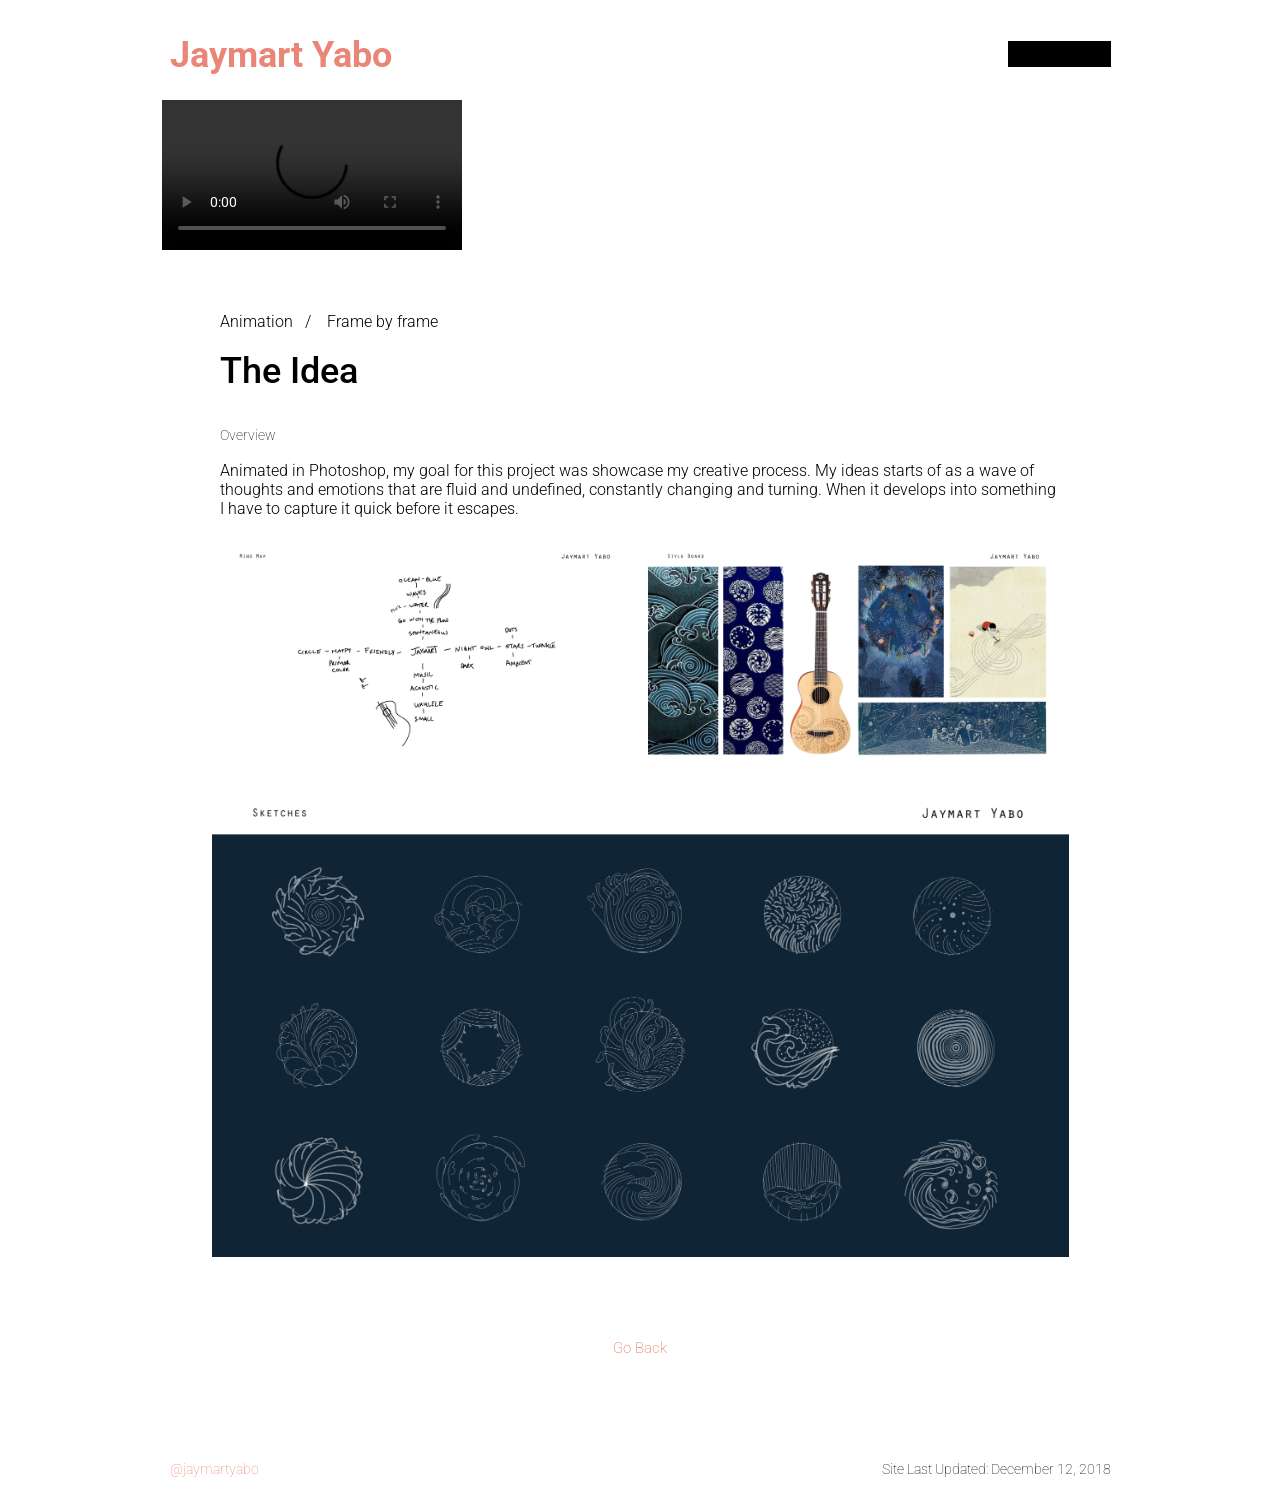
<file: motion/theidea/index.html>
<!DOCTYPE html>
<html lang="en">

<head>
    <meta charset="UTF-8">
    <meta name="viewport" content="width=device-width, initial-scale=1.0">
    <title>Jaymart Yabo</title>
    <link href="https://fonts.googleapis.com/css?family=Roboto:100,300,400,500" rel="stylesheet">

    <!--  Roboto Font from GoogleFonts  -->
    <link rel="stylesheet" href="/css/main.css">

     <script src="https://ajax.googleapis.com/ajax/libs/jquery/3.3.1/jquery.min.js"></script>
    <script src="/javascript/main.js"></script>
</head>

<body>
    <div id="wrapper">
        <header>
            <div id="title">
                <a href="https://jsy9739.github.io/">
                    <h1>Jaymart Yabo</h1>
                </a>
            </div>
            <div class="dropdown" style="float:right;">
                <button class="dropbtn"></button>
                <div class="dropdown-content">
                    <a href="https://jsy9739.github.io/bio">Bio</a>
                    <a href="https://jsy9739.github.io/resume/">Résumé</a>
                    <a href="https://paper.dropbox.com/doc/Portfolio-Documentation--ARBLZo7BBMCQgqcRvrMjFcV1AQ-JOrqk1dfm4QiLXSkU9a3K">Document</a>
                </div>
            </div>
        </header>
        <section id="hero">
            <div id="heroimg">
                <video id="myVideo" src="/motion/theidea.mp4" controls loop></video>
            </div>
        </section>
        <div id="sizing">

            <section id="shortb">
                <div id="shortbio">
                    <h2>Animation &ensp;/ &ensp; Frame by frame</h2> <br>
                    <div id="projecttitle">The Idea</div>

                </div>
            </section>

            <section id="shortb">
                <h4>Overview</h4>
                <h2>Animated in Photoshop, my goal for this project was showcase my creative process. My ideas starts of as a wave of thoughts and emotions that are fluid and undefined, constantly changing and turning. When it develops into something I have to capture it quick before it escapes.</h2>
            </section>

            <main>

                <section id="item">

                    <article>

                        <img src="0001.jpg" alt="MindMap">

                    </article>
                    <article>
       <img src="0002.jpg" alt="StyleBoard">

                    </article>



                </section>
                  <section id="hero">
            <div id="heroimg">
              <img src="0004.jpg" alt="Sketches">
            </div>
        </section>

                <section id="item">
                    <article>
                        <div id="spacer">
                        </div>

                    </article>
                </section>

                <section id="sitem">
                    <div id="nav2">
                        <div id="specialty"><a href="https://jsy9739.github.io/uiux/">Go Back</a></div>
                    </div>
                </section>

            </main>
        </div>
        <footer>
            <a href="https://www.instagram.com/jaymartyabo/">
                <h4>@jaymartyabo</h4>
            </a>
           <div id="div1">
                <h2>Let jQuery AJAX Change This Text</h2>
            </div>
        </footer>
    </div>
</body>

</html>
</file>
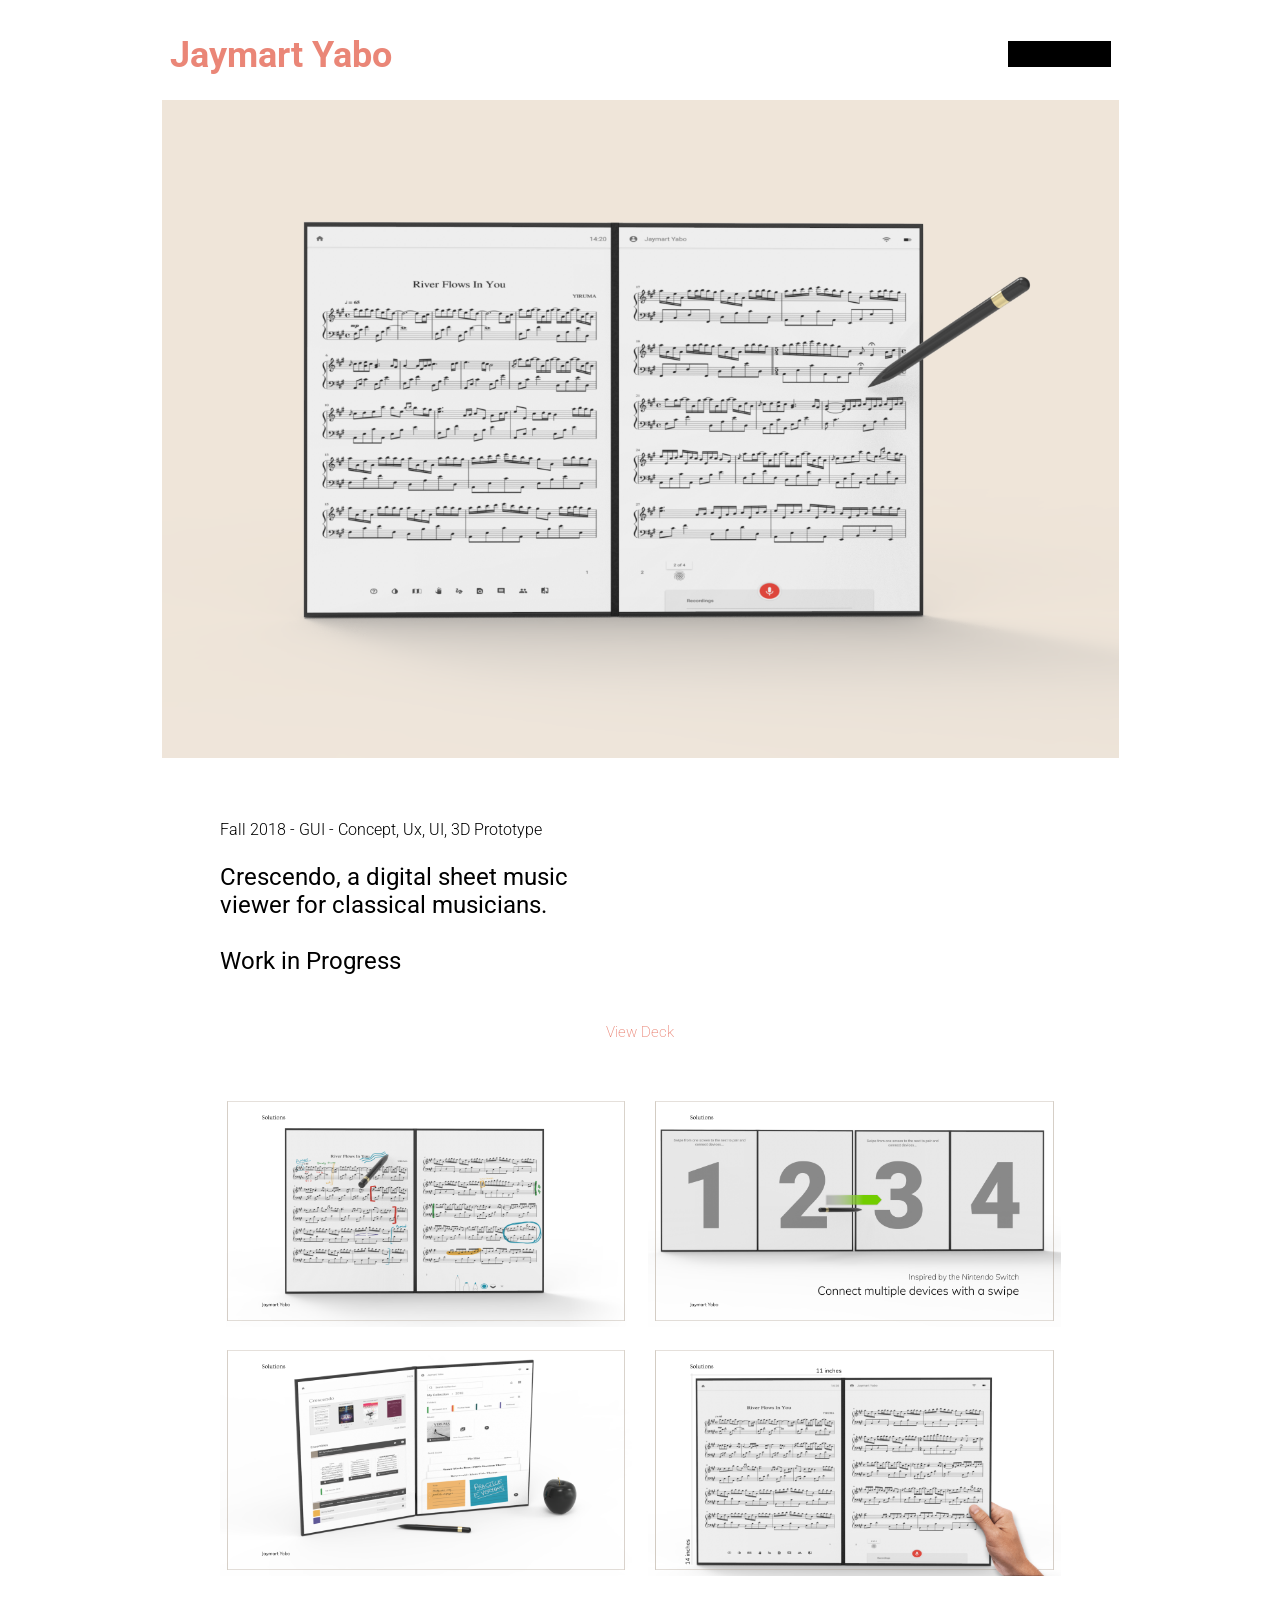
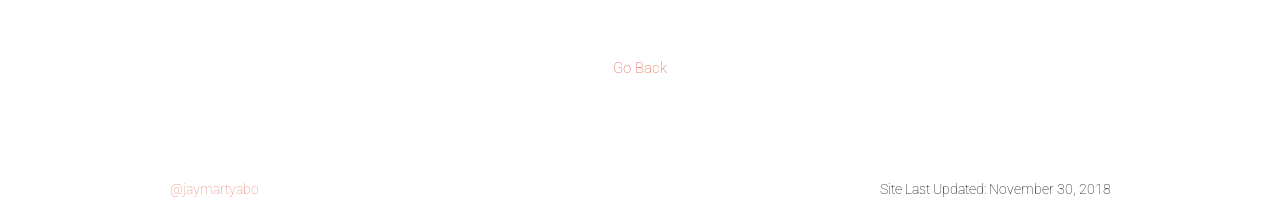
<file: uiux/crescendo/index.html>
<!DOCTYPE html>
<html lang="en">

<head>
    <meta charset="UTF-8">
    <meta name="viewport" content="width=device-width, initial-scale=1.0">
    <title>Jaymart Yabo</title>
    <link href="https://fonts.googleapis.com/css?family=Roboto:100,300,400,500" rel="stylesheet">

    <!--  Roboto Font from GoogleFonts  -->
    <link rel="stylesheet" href="/css/main.css">
</head>

<body>
    <div id="wrapper">
        <header>
            <div id="title">
                <a href="https://jsy9739.github.io/">
                    <h1>Jaymart Yabo</h1>
                </a>
            </div>
            <div class="dropdown" style="float:right;">
                <button class="dropbtn"></button>
                <div class="dropdown-content">
                    <a href="https://jsy9739.github.io/bio">Bio</a>
                    <a href="https://jsy9739.github.io/resume/">Résumé</a>
                    <a href="https://paper.dropbox.com/doc/Portfolio-Documentation--ARBLZo7BBMCQgqcRvrMjFcV1AQ-JOrqk1dfm4QiLXSkU9a3K">Document</a>
                </div>
            </div>
        </header>
        <section id="hero">
            <div id="heroimg">
                <img src="/uiux/crescendo/assets/front.31.png" alt="Crescendo">
            </div>
        </section>
        <div id="sizing">

            <section id="shortb">
                <div id="shortbio">
                    <h2>Fall 2018 - GUI - Concept, Ux, UI, 3D Prototype </h2>
                    <p>Crescendo, a digital sheet music viewer for classical musicians.
                        <br> <br> Work in Progress</p>
                </div>
            </section>

            <main>
                <section id="sitem">
                    <aside>
                        <div id="nav2">
                            <div id="specialty"><a href="assets/Yabo-Jaymart_WIP.pdf">View Deck</a></div>
                        </div>
                    </aside>


                </section>
                <section id="item">

                    <article>
                        <a href=""> <img src="/uiux/crescendo/assets/Solutions-1.png" alt="ImagineRIT Bumper"></a>

                    </article>
                    <article>
                        <a href=""> <img src="/uiux/crescendo/assets/Solutions-2.png" alt="ImagineRIT Bumper"></a>

                    </article>


                </section>
                <section id="item">

                    <article>
                        <a href=""> <img src="/uiux/crescendo/assets/Solutions-3.png" alt="ImagineRIT Bumper"></a>

                    </article>
                    <article>
                        <a href=""> <img src="/uiux/crescendo/assets/Solutions-5.png" alt="ImagineRIT Bumper"></a>

                    </article>


                </section>

                <section id="item">
                    <article>
                        <div id="spacer">
                        </div>

                    </article>
                </section>

                <section id="sitem">
                    <div id="nav2">
                        <div id="specialty"><a href="https://jsy9739.github.io/uiux/">Go Back</a></div>
                    </div>
                </section>

            </main>
        </div>
        <footer>
            <a href="https://www.instagram.com/jaymartyabo/">
                <h4>@jaymartyabo</h4>
            </a>
            <h4>Site Last Updated: November 30, 2018</h4>
        </footer>
    </div>
</body>

</html>
</file>
<file: css/bio.css>
/************************
General Formatting Rules
************************/

/* Code adapted from week 6 Flexbox exercise */

* {
    box-sizing: border-box;
}

html {
    /* set base font-size for document; will be used for rem calculations */
    font-size: 16px;

    /* Gotham Font from freefontsfamily.com */
    /*
    @font-face {
        font-family: 'Gotham';
        src: url('assets/Gotham-Font/Gotham-Black') format ('opentype');
        font-weight: normal;
        font-style: Black;
    }
*/

    font-family: 'Roboto', sans-serif;
}

a:link {
    text-decoration: none;
}

a:visited {
    text-decoration: none;
    color: black;
}

a:hover {
    color: darkseagreen;
}


html,
body,
#wrapper {
    /* resets margins to prevent sizing issues */
    margin: 0;

}

/*****************
Flexbox Formatting
*****************/

#wrapper {
    /* centers container in viewport */
    margin: 0 auto;
    max-width: 957px;
    display: flex;
    flex-direction: column;
    min-height: 100vh;
    overflow: hidden;

}

main {

    /* formatting for visual clarity */
    display: flex;
    flex-direction: column;
}

header,
footer {

    /* formatting for visual clarity */

    padding: 0 .5rem;
    padding-top: 10px;
    flex-direction: row;
    display: flex;
    align-items: center;
    justify-content: space-between;
}

footer {
    padding-top: 30px;

}

article,
aside {

    padding: .5rem;
    /* allows elements to grow to available space */
    margin: .2rem 0;
    /* removes l/r margin spacing */
    flex: 1;
    max-width: 480px;
    overflow: hidden;
}

aside {
    display: flex;
    flex-direction: column;

    flex: 1;
    justify-content: flex-end;
    padding-bottom: 35px;

}

article {
    overflow: hidden;
    max-height: 380px;
    overflow: hidden;

}



article img {
    width: 100%;
}


#item {
    display: flex;
    margin-bottom: auto;
}

#shortbio {
    max-width: 410px;
}

#shortb {
    padding: 8px;
}

#illus img {
    transform: translateY(-60px);
}

/***************
Text Formatting
***************/
/*The Name*/
h1 {
    font-size: 36px;
}

/* The Title*/
h2 {
    font-weight: 300;
    font-size: 16px;
    margin: 0;
}

p {
    font-size: 24px;
}

nav {
    font-size: 24px;
}

h4 {
    font-size: 14px;
    font-weight: 100;
}

h5 {
    font-size: 24px;
    font-weight: 100;
    margin: 0;
}

h6 {
    font-weight: normal;
    font-size: 1.7vw;
    margin: 0;

}

#projecttitle {
    font-weight: 500;
    font-size: calc(12px + 2.5vw);
    color: antiquewhite;
}

/****************************
Drop Down Menu From w3Schools
*****************************/
.dropbtn {
    background-color: black;
    padding-top: 25px;
    padding-right: 90px;
    font-size: 16px;
    border: none;
    cursor: pointer;
}

.dropdown {
    position: relative;
    display: inline-block;
}

.dropdown-content {
    display: none;
    position: absolute;
    right: 0;
    background-color: white;
    min-width: 97px;
    box-shadow: 0px 8px 16px 0px rgba(0, 0, 0, 0.2);
    z-index: 1;
}

a:link {
    text-decoration: none;
    color: #ea8677;
}

a:visited {
    text-decoration: none;
    color: #ea8677;
}

a:hover {
    color: darkseagreen;
}

.dropdown-content a {
    color: black;
    padding: 12px 16px;
    text-decoration: none;
    display: block;
}

.dropdown-content a:hover {
    background-color: #f1f1f1;
}

.dropdown:hover .dropdown-content {
    display: block;
}

#me {
    transform: translateY(-70px);
}

/************
Media Queries
*************/

@media screen and (max-width: 36rem) {
    main {
        flex-direction: column;
        width: 100vw;
    }

    #item {
        flex-direction: column;
        width: 100vw;
    }

    h6 {
        font-size: 10px;
    }

    aside {
        padding-bottom: 20px;
        padding-left: 20px;
    }
     h1 {
        font-size: 24px;
    }

    h4 {
        font-size: 12px;
    }

    footer {
        padding-bottom: 15px;
    }


}

/* Max Size*/
@media screen and (min-width: 900px) {
    h6 {
        font-size: 18px;
    }

    #projecttitle {
        font-size: 36px;
    }

    #sizing {
        padding: 50px;

    }

}


@media screen and (max-width: 576px) {
    article {
        flex: 1;
        max-width: 100%;
    }

    /*    adjust image*/
    #illus img {
        transform: translateY(-60px);
    }
}



.dropdown:hover .dropbtn {
    background-color: #3e8e41;
}
</file>
<file: css/main.css>
/************************
General Formatting Rules
************************/

/* Code adapted from week 6 Flexbox exercise */

* {
    box-sizing: border-box;
    border-style: none;
}

html {
    /* set base font-size for document; will be used for rem calculations */
    font-size: 16px;

    /* Gotham Font from freefontsfamily.com */
    /*
    @font-face {
        font-family: 'Gotham';
        src: url('assets/Gotham-Font/Gotham-Black') format ('opentype');
        font-weight: normal;
        font-style: Black;
    }
*/

    font-family: 'Roboto', sans-serif;
}

a:link {
    text-decoration: none;
    color: #ea8677;
/*    color: royalblue;*/
}

a:visited {
    text-decoration: none;
    color: #ea8677;
/*    color: lightsteelblue;*/
}

a:hover {
    color: darkseagreen;
}


html,
body,
#wrapper {
    /* resets margins to prevent sizing issues */
    margin: 0;

}

/*****************
Flexbox Formatting
*****************/

#wrapper {
    /* centers container in viewport */
    margin: 0 auto;
    max-width: 957px;
    display: flex;
    flex-direction: column;
    min-height: 100vh;
    overflow: hidden;

}

main {

    /* formatting for visual clarity */
    display: flex;
    flex-direction: column;
}

header,
footer {

    /* formatting for visual clarity */

    padding: 0 .5rem;
    padding-top: 10px;
    flex-direction: row;
    display: flex;
    align-items: center;
    justify-content: space-between;
}

footer {
    padding-top: 30px;

}

article,
aside {

    padding: .5rem;
    /* allows elements to grow to available space */
    margin: .2rem 0;
    /* removes l/r margin spacing */
    flex: 1;
    max-width: 480px;
    overflow: hidden;
    max-height: 300px;
}

aside {
    display: flex;
    flex-direction: column;

    flex: 1;
    justify-content: flex-end;
    padding-bottom: 35px;

}

#nav2 {
    display: flex;
    justify-content: center;
    align-content: center;
    padding: 5px;

}



article {
    overflow: hidden;
    max-height: 242px;
    overflow: hidden;

}


article img {
    width: 100%;
}


#item {
    display: flex;
    margin-bottom: auto;
}

#sitem {
    display: flex;
    align-items: center;
    justify-content: center;
    margin-bottom: auto;
}

#shortbio {
    max-width: 410px;
}

#shortbio {
    max-width: 410px;
}

#shortb {

    padding: 8px;
}

/*
#shortbb {
  padding: 0 15px 0 15px;
    max-width: 600px;
}
*/

#illus img {
    transform: translateY(-60px);
}

/***************
Text Formatting
***************/
/*The Name*/
h1 {
    font-size: 36px;
}

/* The Title*/
h2 {
    font-weight: 300;
    font-size: 16px;
    margin: 0;
}

p {
    font-size: 24px;
}

nav {
    font-size: 24px;
}

h4 {
    font-size: 14px;
    font-weight: 100;
}

h5 {
    font-size: 24px;
    font-weight: 100;
    margin: 0;
}

h6 {
    font-weight: normal;
    font-size: 1.7vw;
    margin: 0;
    line-height: 1.3
}

#projecttitle {
    font-weight: 500;
    font-size: calc(12px + 2.5vw);
}

#specialty {
    font-weight: 200;
    font-size: 15px;
    display: flex;
    justify-content: center;

}

/****************************
Drop Down Menu From w3Schools
*****************************/
.dropbtn {
    background-color: black;
    background-color: black;
    padding-top: 25px;
    padding-right: 97px;
    font-size: 16px;
    border: none;
    cursor: pointer;
}

.dropdown {
    position: relative;
    display: inline-block;
}

.dropdown-content {
    display: none;
    position: absolute;
    right: 0;
    background-color: white;
    min-width: 92px;
    box-shadow: 0px 8px 16px 0px rgba(0, 0, 0, 0.2);
    z-index: 1;
}

.dropdown-content a {
    color: black;
    padding: 12px 16px;
    text-decoration: none;
    display: block;
}

.dropdown-content a:hover {
    background-color: #f1f1f1;
}

.dropdown:hover .dropdown-content {
    display: block;
}

/************
Media Queries
*************/

@media screen and (max-width: 36rem) {
    main {
        flex-direction: column;
        width: 100vw;
    }

    #item {
        flex-direction: column;
        width: 100vw;
    }

    #specialty {

        font-size: 14px;
        display: flex;
        justify-content: center;
        align-items: center;
        max-width: 70%;
        height: 23px;
    }

    h6 {
        font-size: 10px;
    }

    aside {
        padding-bottom: 20px;
        padding-left: 20px;
    }

    h1 {
        font-size: 24px;
    }

    h4 {
        font-size: 12px;
    }

    footer {
        padding-bottom: 15px;
    }

}

/* Max Size*/
@media screen and (min-width: 900px) {
    h6 {
        font-size: 18px;
    }

    #projecttitle {
        font-size: 36px;
    }

    #sizing {
        padding: 50px;

    }

}


@media screen and (max-width: 576px) {
    article {
        flex: 1;
        max-width: 100%;
    }

    /*    adjust image*/
    #illus img {
        transform: translateY(-60px);
    }
}



.dropdown:hover .dropbtn {
    background-color: #3e8e41;
}

#hero {
    display: flex;
}

#hero img {
    width: 100%;
}

#hero video {
    width: 100%;
}

#spacer {
    height: calc(6px + 3.5vw);
}

#posters {
    width: 100%;
    max-height: 940px;
    padding-right: 20px;
}

article h4 {
    margin: 0;
}
</file>
<file: css/illusgrid.css>
.container {
    display: grid;
    grid-template-columns: repeat(4, 1fr);
    /*    grid-row: auto;*/
    grid-gap: 10px;
    grid-auto-flow: unset;
}

.container img {
    width: 100%;
    height: 100%;
    object-fit: cover;
}

.xx {
    grid-column: span 2;

}

.xxccc {
    grid-column: span 2;
    grid-row: span 3;

}

.xxx {
    grid-column: span 3;

}

.xxxx {
    grid-column: span 4;

}

.titl {
    grid-column: span 4;
    padding-left: 20px;
    padding-top: 8px;
    padding-right: 20px;
}

.stamps {
    /*    grid-column: span 2;*/
}

@media screen and (max-width: 36rem) {
    /*
    .container div {
        grid-row: auto;
    }
*/

    .container {
        grid-gap: 0px;
    }

    .stamps {
        grid-column: span 2;
    }

    #xtra {
        grid-column: span 4;
    }

    #spac {
        grid-row: span0;
    }
}


/**************
Cary Formatting
***************/

#mockup {
    max-height: 395px;
    overflow: hidden;
}


p1 {
    line-height: 135%;
}


#mockup1 img {
    max-height: 600px;
    object-fit: contain;
}

#caryO {
    max-width: 400px;
    margin: 0 auto;
    text-align: center;
}

#wireframesC {
    padding: 50px;
    display: grid;
    grid-template-columns: 1fr 1fr;
    grid-template-rows: 1fr;
    grid-gap: 50px
}

#compsB {

    display: grid;
    grid-template-columns: 1fr 1fr 1fr 1fr;
    grid-row: auto;
    grid-gap: 40px
}

.webC {
    grid-column: span 2;
    grid-row: span 2;
}

#mobileC1 {
    grid-column: span 1;
    grid-row: span 2;
}

@media screen and (max-width: 36rem) {
    #compsB {
        grid-gap: 10px;
    }

    .webC {
        grid-column: span 4;
        grid-row: span 4;

    }

    #mobileC {
        grid-column: span 2;
        grid-row: span 2;
    }

    #mobileC1 {
        grid-column: span 2;
        grid-row: span 3;
        object-fit: cover;
    }

}
</file>
<file: resume copy/resume.css>
/************************
General Formatting Rules
************************/

/* Code adapted from week 6 Flexbox exercise */

* {
    box-sizing: border-box;
}

html {
    /* set base font-size for document; will be used for rem calculations */
    font-size: 16px;

    /* Gotham Font from freefontsfamily.com */
    /*
    @font-face {
        font-family: 'Gotham';
        src: url('assets/Gotham-Font/Gotham-Black') format ('opentype');
        font-weight: normal;
        font-style: Black;
    }
*/

    font-family: 'Roboto', sans-serif;
}

a:link {
    text-decoration: none;
}

a:visited {
    text-decoration: none;
    color: black;
}

a:hover {
    color: darkseagreen;
}


html,
body,
#wrapper {
    /* resets margins to prevent sizing issues */
    margin: 0;

}

/*****************
Flexbox Formatting
*****************/

#wrapper {
    /* centers container in viewport */
    margin: 0 auto;
    max-width: 957px;
    display: flex;
    flex-direction: column;
    overflow: hidden;

}

header,
footer {

    /* formatting for visual clarity */

    padding: 0 .5rem;
    padding-top: 10px;
    flex-direction: row;
    display: flex;
    align-items: center;
    justify-content: space-between;
}

footer {
    padding-top: 30px;

}

article,
aside {

    padding: .5rem;
    /* allows elements to grow to available space */
    margin: .2rem 0;
    /* removes l/r margin spacing */
    flex: 1;
    max-width: 480px;
    overflow: hidden;
}

aside {
    display: flex;
    flex-direction: column;

    flex: 1;
    justify-content: flex-end;
    padding-bottom: 35px;

}

article {
    overflow: hidden;
    max-height: 380px;
    overflow: hidden;

}



article img {
    width: 100%;
}


#shortb {
    padding: 8px;
}

#illus img {
    transform: translateY(-60px);
}

/***************
Text Formatting
***************/
/*The Name*/
h1 {
    font-size: 36px;
}

/* The Title*/


p {
    font-size: 24px;
}

nav {
    font-size: 24px;
}

h4 {
    font-size: 14px;
    font-weight: 100;
}

h5 {
    font-size: 24px;
    font-weight: 100;
    margin: 0;
}

h6 {
    font-weight: normal;
    font-size: 1.7vw;
    margin: 0;

}

#projecttitle {
    font-weight: 500;
    font-size: calc(12px + 2.5vw);
    color: antiquewhite;
}

/************************************
Adapted Drop Down Menu From w3Schools
*************************************/
.dropbtn {
    background-color: black;
    padding-top: 25px;
    padding-right: 90px;
    font-size: 16px;
    border: none;
    cursor: pointer;
}

.dropdown {
    position: relative;
    display: inline-block;
}

.dropdown-content {
    display: none;
    position: absolute;
    right: 0;
    background-color: white;
    min-width: 97px;
    box-shadow: 0px 8px 16px 0px rgba(0, 0, 0, 0.2);
    z-index: 1;
}

.dropdown-content a {
    color: black;
    padding: 12px 16px;
    text-decoration: none;
    display: block;
}

.dropdown-content a:hover {
    background-color: #f1f1f1;
}

.dropdown:hover .dropdown-content {
    display: block;
}

#me {
    transform: translateY(-70px);
}

/************
Media Queries
*************/

@media screen and (max-width: 36rem) {
    main {
        flex-direction: column;
        width: 100vw;
    }

    #item {
        flex-direction: column;
        width: 100vw;
    }

    h6 {
        font-size: 10px;
    }

    aside {
        padding-bottom: 20px;
        padding-left: 20px;
    }


}

/* Max Size*/
@media screen and (min-width: 900px) {
    h6 {
        font-size: 18px;
    }

    #projecttitle {
        font-size: 36px;
    }

    #sizing {
        padding: 50px;

    }

}


@media screen and (max-width: 576px) {
    article {
        flex: 1;
        max-width: 100%;
    }

    /*    adjust image*/
    #illus img {
        transform: translateY(-60px);
    }
}



.dropdown:hover .dropbtn {
    background-color: #3e8e41;
}

/*****
Resume
******/

.wrapper {
    display: flex;
    align-items: center;
}

.wrapper > div {
    margin: 0px;
    padding: .8em;
    flex: 1;
}

p {
    font-size: 16px;
}

h2 {
    background-color: palegreen;
    font-size: 24px;
}

h3 {
    font-size: 18px;
    font-weight: 400;
}

h5 {
    font-size: 18px;
    font-weight: 100;
}
</file>
<file: resume/resume.css>
/************************
General Formatting Rules
************************/

/* Code adapted from week 6 Flexbox exercise */

* {
    box-sizing: border-box;
    margin: 3px;;
    padding: 2.5px;
}

html {
    /* set base font-size for document; will be used for rem calculations */
    font-size: 16px;

    /* Gotham Font from freefontsfamily.com */
    /*
    @font-face {
        font-family: 'Gotham';
        src: url('assets/Gotham-Font/Gotham-Black') format ('opentype');
        font-weight: normal;
        font-style: Black;
    }
*/

    font-family: 'Roboto', sans-serif;
}

a:link {
    text-decoration: none;
}

a:visited {
    text-decoration: none;
    color: black;
}

a:hover {
    color: darkseagreen;
}


html,
body,
.wrapper {
    /* resets margins to prevent sizing issues */
    margin: 0;

}

/*****************
Flexbox Formatting
*****************/

#wrapper {
    /* centers container in viewport */
    margin: 0 auto;
    max-width: 957px;
    display: flex;
    flex-direction: column;
    overflow: hidden;

}

img {
    max-width: 100%;
}

header,
footer {

    /* formatting for visual clarity */

    padding: 0 .5rem;
    padding-top: 10px;
    flex-direction: row;
    display: flex;
    align-items: center;
    justify-content: space-between;
}

footer {
    padding-top: 30px;

}

article,
aside {

    padding: .5rem;
    /* allows elements to grow to available space */
    margin: .2rem 0;
    /* removes l/r margin spacing */
    flex: 1;
    max-width: 480px;
    overflow: hidden;
}

aside {
    display: flex;
    flex-direction: column;

    flex: 1;
    justify-content: flex-end;
    padding-bottom: 35px;

}

article {
    overflow: hidden;
    max-height: 380px;
    overflow: hidden;

}



article img {
    width: 100%;
}


#shortb {
    padding: 8px;
}

#illus img {
    transform: translateY(-60px);
}

/***************
Text Formatting
***************/
/*The Name*/
h1 {
    font-size: 36px;
}

/* The Title*/


p {
    font-size: 24px;
}

nav {
    font-size: 24px;
}

a:link {
    text-decoration: none;
    color: #ea8677;
}

a:visited {
    text-decoration: none;
    color: #ea8677;
}

a:hover {
    color: darkseagreen;
}

h4 {
    font-size: 14px;
    font-weight: 100;
}

h5 {
    font-size: 24px;
    font-weight: 100;
    margin: 0;
}

h6 {
    font-weight: normal;
    font-size: 1.7vw;
    margin: 0;

}

#projecttitle {
    font-weight: 500;
    font-size: calc(12px + 2.5vw);
    color: antiquewhite;
}

/************************************
Adapted Drop Down Menu From w3Schools
*************************************/
.dropbtn {
    background-color: black;
    padding-top: 25px;
    padding-right: 90px;
    font-size: 16px;
    border: none;
    cursor: pointer;
}

.dropdown {
    position: relative;
    display: inline-block;
}

.dropdown-content {
    display: none;
    position: absolute;
    right: 0;
    background-color: white;
    min-width: 97px;
    box-shadow: 0px 8px 16px 0px rgba(0, 0, 0, 0.2);
    z-index: 1;
}

.dropdown-content a {
    color: black;
    padding: 12px 16px;
    text-decoration: none;
    display: block;
}

.dropdown-content a:hover {
    background-color: #f1f1f1;
}

.dropdown:hover .dropdown-content {
    display: block;
}

#me {
    transform: translateY(-70px);
}

/************
Media Queries
*************/

@media screen and (max-width: 36rem) {
    main {
        flex-direction: column;
        width: 100vw;
    }

    #item {
        flex-direction: column;
        width: 100vw;
    }

    h6 {
        font-size: 10px;
    }

    aside {
        padding-bottom: 20px;
        padding-left: 20px;
    }

    h1 {
        font-size: 24px;
    }

    h4 {
        font-size: 12px;
    }

    footer {
        padding-bottom: 15px;
    }

}

/* Max Size*/
@media screen and (min-width: 900px) {
    h6 {
        font-size: 18px;
    }

    #projecttitle {
        font-size: 36px;
    }

    #sizing {
        padding: 50px;

    }
}


@media screen and (max-width: 576px) {
    article {
        flex: 1;
        max-width: 100%;
    }

    /*    adjust image*/
    #illus img {
        transform: translateY(-60px);
    }
}



.dropdown:hover .dropbtn {
    background-color: #3e8e41;
}

/*****
Resume
******/

.wrapper {
    display: flex;
    align-items: center;
}

.wrapper1 {
    display: grid;
    align-items: center;
}

.wrapper > div {
    margin: 0px;
    padding: .3em;
    flex: 1;
}

p {
    font-size: 16px;
}

h2 {
    background-color: palegreen;
    font-size: 24px;
    margin: 5px;

}

h3 {
    font-size: 18px;
    font-weight: 400;
}

h5 {
    font-size: 18px;
    font-weight: 100;
}

.print{
    display: flex;
    justify-content: center;
    border-color: #ea8677;
}

.print button{
     border-color: #ea8677;
    border: solid 2px #ea8677;
    color: #ea8677;


}
</file>
<file: illustration/gallery/responsive-grid.css>
/************************
General Formatting Rules
************************/

/* Code adapted from week 6 Flexbox exercise */

* {
    box-sizing: border-box;
}

html {
    /* set base font-size for document; will be used for rem calculations */
    font-size: 16px;

    /* Gotham Font from freefontsfamily.com */
    /*
    @font-face {
        font-family: 'Gotham';
        src: url('assets/Gotham-Font/Gotham-Black') format ('opentype');
        font-weight: normal;
        font-style: Black;
    }
*/

    font-family: 'Roboto', sans-serif;
}

a:link {
    text-decoration: none;
}

a:visited {
    text-decoration: none;
    color: black;
}

a:hover {
    color: darkseagreen;
}


html,
body,
#wrapper {
    /* resets margins to prevent sizing issues */
    margin: 0;

}

/*****************
Flexbox Formatting
*****************/

#wrapper {
    /* centers container in viewport */
    margin: 0 auto;
    max-width: 957px;
    display: flex;
    flex-direction: column;
    min-height: 100vh;
    overflow: hidden;

}

main {

    /* formatting for visual clarity */
    display: flex;
    flex-direction: column;
}

header,
footer {

    /* formatting for visual clarity */

    padding: 0 .5rem;
    padding-top: 10px;
    flex-direction: row;
    display: flex;
    align-items: center;
    justify-content: space-between;
}

footer {
    padding-top: 30px;

}

article,
aside {

    padding: .5rem;
    /* allows elements to grow to available space */
    margin: .2rem 0;
    /* removes l/r margin spacing */
    flex: 1;
    max-width: 480px;
    overflow: hidden;
    max-height: 300px;
}

aside {
    display: flex;
    flex-direction: column;

    flex: 1;
    justify-content: flex-end;
    padding-bottom: 35px;

}

article {
    overflow: hidden;
    max-height: 300px;
    overflow: hidden;

}



article img {
    width: 100%;
}


#item {
    display: flex;
    margin-bottom: auto;
}

#shortbio {
    max-width: 410px;
}

#shortb {
    padding: 8px;
}

#illus img {
    transform: translateY(-60px);
}

/***************
Text Formatting
***************/
/*The Name*/
h1 {
    font-size: 36px;
}

/* The Title*/
h2 {
    font-weight: 300;
    font-size: 16px;
    margin: 0;
}

p {
    font-size: 24px;
}

nav {
    font-size: 24px;
}

h4 {
    font-size: 14px;
    font-weight: 100;
}

h5 {
    font-size: 24px;
    font-weight: 100;
    margin: 0;
}

h6 {
    font-weight: normal;
    font-size: 1.7vw;
    margin: 0;

}

#projecttitle {
    font-weight: 500;
    font-size: calc(12px + 2.5vw);
    color: antiquewhite;
}

/****************************
Drop Down Menu From w3Schools
*****************************/
.dropbtn {
    background-color: black;
    padding-top: 25px;
    padding-right: 90px;
    font-size: 16px;
    border: none;
    cursor: pointer;
}

.dropdown {
    position: relative;
    display: inline-block;
}

.dropdown-content {
    display: none;
    position: absolute;
    right: 0;
    background-color: white;
    min-width: 97px;
    box-shadow: 0px 8px 16px 0px rgba(0, 0, 0, 0.2);
    z-index: 1;
}

.dropdown-content a {
    color: black;
    padding: 12px 16px;
    text-decoration: none;
    display: block;
}

.dropdown-content a:hover {
    background-color: #f1f1f1;
}

.dropdown:hover .dropdown-content {
    display: block;
}

/************
Media Queries
*************/

@media screen and (max-width: 36rem) {
    main {
        flex-direction: column;
        width: 100vw;
    }

    #item {
        flex-direction: column;
        width: 100vw;
    }

    h6 {
        font-size: 10px;
    }

    aside {
        padding-bottom: 20px;
        padding-left: 20px;
    }


}

/* Max Size*/
@media screen and (min-width: 900px) {
    h6 {
        font-size: 18px;
    }

    #projecttitle {
        font-size: 36px;
    }

    #sizing {
        padding: 50px;

    }

}


@media screen and (max-width: 576px) {
    article {
        flex: 1;
        max-width: 100%;
    }

    /*    adjust image*/
    #illus img {
        transform: translateY(-60px);
    }
}



.dropdown:hover .dropbtn {
    background-color: #3e8e41;
}

/**************
Grid Formatting
**************/

main {
    display: grid;
    grid-template-columns: repeat(auto-fit, minmax(250px, 1fr));
    grid-gap: .5rem;
    max-width: 95vw;
    margin: .5rem auto;
    max-height: 500px;
}

img {
    display: block;
    width: 100%;


}
</file>
